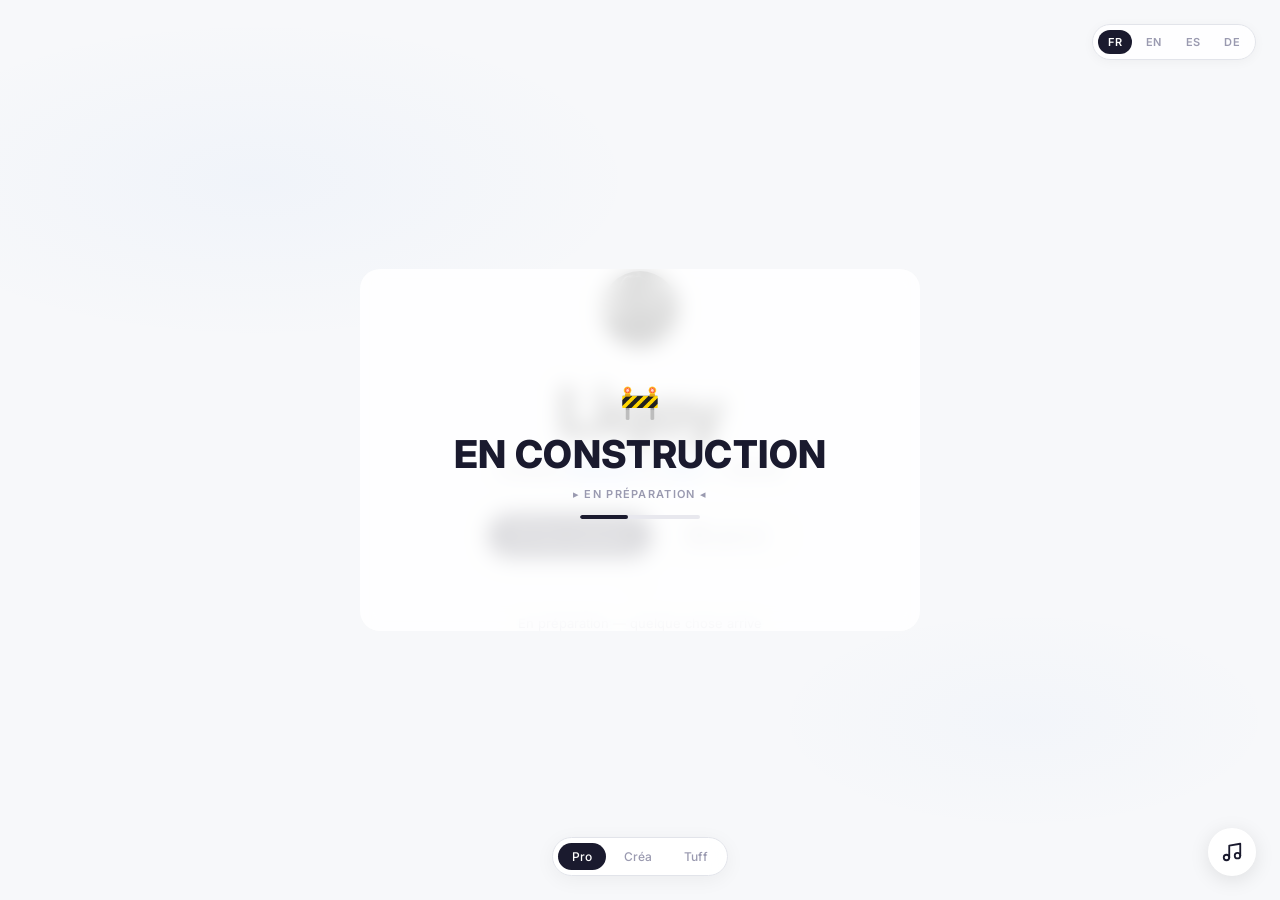
<file: index.html>
<!DOCTYPE html>
<html lang="fr">
<head>
  <meta charset="UTF-8" />
  <meta name="viewport" content="width=device-width, initial-scale=1.0" />
  <title>Liqoy — Prochainement</title>
  <link href="https://fonts.googleapis.com/css2?family=Inter:wght@300;400;500;600;700;800&display=swap" rel="stylesheet" />
  <style>
    * { margin: 0; padding: 0; box-sizing: border-box; }
    html { scroll-behavior: smooth; }

    body {
      font-family: 'Inter', system-ui, -apple-system, sans-serif;
      background: #f7f8fa;
      color: #1a1a2e;
      min-height: 100vh;
      display: flex;
      flex-direction: column;
      align-items: center;
      justify-content: center;
      padding: 40px 24px;
      background-image:
        radial-gradient(ellipse 50% 30% at 20% 20%, rgba(59,130,246,0.035), transparent 60%),
        radial-gradient(ellipse 40% 25% at 80% 80%, rgba(59,130,246,0.025), transparent 50%),
        radial-gradient(ellipse 30% 20% at 50% 50%, rgba(99,102,241,0.015), transparent 40%);
    }

    .container {
      max-width: 560px;
      width: 100%;
      text-align: center;
      animation: fadeIn 0.8s cubic-bezier(0.22,1,0.36,1) both;
    }

    @keyframes fadeIn {
      from { opacity: 0; transform: translateY(16px); }
      to { opacity: 1; transform: translateY(0); }
    }

    .avatar-wrap {
      position: relative;
      width: 80px; height: 80px;
      margin: 0 auto 28px;
    }

    .avatar {
      width: 80px; height: 80px;
      border-radius: 999px;
      object-fit: cover;
      border: 2px solid #e2e4ea;
      display: block;
      transition: all 0.35s cubic-bezier(0.34,1.56,0.64,1);
    }

    .avatar:hover {
      transform: scale(1.06);
      border-color: #3b82f6;
      box-shadow: 0 0 0 4px rgba(59,130,246,0.08);
    }

    .pseudo {
      font-size: clamp(2.8rem, 8vw, 4.2rem);
      font-weight: 800;
      letter-spacing: -0.03em;
      line-height: 1.05;
      color: #111;
      margin-bottom: 8px;
    }

    .tagline {
      font-size: 1.05rem;
      color: #5a5a72;
      font-weight: 400;
      line-height: 1.55;
      max-width: 420px;
      margin: 0 auto 32px;
    }

    .tagline span {
      color: #3b82f6;
      font-weight: 600;
    }

    .btn-row {
      display: flex;
      gap: 10px;
      flex-wrap: wrap;
      justify-content: center;
    }

    .btn {
      display: inline-flex;
      align-items: center;
      gap: 8px;
      padding: 12px 26px;
      border-radius: 999px;
      font-size: 14px;
      font-weight: 500;
      border: none;
      cursor: pointer;
      transition: all 0.2s cubic-bezier(0.34,1.56,0.64,1);
      text-decoration: none;
    }

    .btn:hover { transform: translateY(-2px); }
    .btn:active { transform: scale(0.97); }

    .btn--primary {
      background: #1a1a2e;
      color: #fff;
      box-shadow: 0 4px 16px rgba(26,26,46,0.12);
    }
    .btn--primary:hover { box-shadow: 0 8px 28px rgba(26,26,46,0.18); }

    .btn--outline {
      background: transparent;
      color: #5a5a72;
      border: 1.5px solid #d4d4de;
    }
    .btn--outline:hover { border-color: #1a1a2e; color: #1a1a2e; background: #fff; }

    .btn--accent {
      background: #3b82f6;
      color: #fff;
      box-shadow: 0 4px 16px rgba(59,130,246,0.2);
    }
    .btn--accent:hover { box-shadow: 0 8px 28px rgba(59,130,246,0.3); }

    .divider {
      width: 36px; height: 2px;
      background: linear-gradient(90deg, transparent, #d4d4de, transparent);
      margin: 28px auto;
    }

    .footer-text {
      font-size: 13px;
      color: #9a9ab0;
      font-weight: 400;
    }

    /* ─── Language switcher ─── */
    .lang-switch {
      position: fixed;
      top: 24px;
      right: 24px;
      display: flex;
      gap: 4px;
      padding: 5px;
      background: rgba(255,255,255,0.85);
      backdrop-filter: blur(12px);
      -webkit-backdrop-filter: blur(12px);
      border: 1px solid #e2e4ea;
      border-radius: 999px;
      box-shadow: 0 2px 12px rgba(0,0,0,0.04);
      z-index: 10;
    }

    .lang-btn {
      padding: 5px 10px;
      border-radius: 999px;
      border: none;
      font-size: 11px;
      font-weight: 600;
      cursor: pointer;
      transition: all 0.15s ease;
      color: #9a9ab0;
      background: transparent;
      font-family: inherit;
      letter-spacing: 0.03em;
    }

    .lang-btn:hover { color: #1a1a2e; background: #e2e4ea; }
    .lang-btn--active { background: #1a1a2e; color: #fff; }
    .lang-btn--active:hover { background: #1a1a2e; color: #fff; }

    /* ─── Theme switcher ─── */
    .theme-switch {
      position: fixed;
      bottom: 24px;
      left: 50%;
      transform: translateX(-50%);
      display: flex;
      gap: 4px;
      padding: 5px;
      background: rgba(255,255,255,0.9);
      backdrop-filter: blur(12px);
      -webkit-backdrop-filter: blur(12px);
      border: 1px solid #e2e4ea;
      border-radius: 999px;
      box-shadow: 0 4px 20px rgba(0,0,0,0.05);
      z-index: 10;
    }

    .theme-btn {
      padding: 6px 14px;
      border-radius: 999px;
      border: none;
      font-size: 12px;
      font-weight: 500;
      cursor: pointer;
      transition: all 0.15s ease;
      text-decoration: none;
      color: #9a9ab0;
      background: transparent;
      font-family: inherit;
    }

    .theme-btn:hover { color: #1a1a2e; background: #e2e4ea; }
    .theme-btn--active { background: #1a1a2e; color: #fff; }
    .theme-btn--active:hover { background: #1a1a2e; color: #fff; }
    /* ─── Music Player ─── */
    .player { position: fixed; bottom: 24px; right: 24px; z-index: 20; display: flex; flex-direction: column; align-items: flex-end; }
    .player__toggle {
      width: 48px; height: 48px; min-width: 48px; border-radius: 999px; border: none; cursor: pointer;
      background: #fff; color: #1a1a2e;
      box-shadow: 0 4px 20px rgba(0,0,0,0.1);
      transition: all 0.25s cubic-bezier(0.34,1.56,0.64,1);
      display: flex; align-items: center; justify-content: center;
    }
    .player__toggle:hover { transform: scale(1.1) perspective(300px) rotateY(-4deg); box-shadow: 0 8px 28px rgba(0,0,0,0.15); }
    .player__toggle:active { transform: scale(0.92); }
    .player__toggle svg { width: 22px; height: 22px; }
    .player__card {
      position: absolute; bottom: 58px; right: 0;
      background: rgba(255,255,255,0.88);
      backdrop-filter: blur(24px); -webkit-backdrop-filter: blur(24px);
      border-radius: 20px; padding: 20px;
      border: 1px solid rgba(255,255,255,0.5);
      box-shadow: 0 20px 60px rgba(0,0,0,0.06);
      display: none; flex-direction: column; gap: 14px;
      width: 300px;
      max-width: calc(100vw - 48px);
      transform-origin: bottom right;
      transform-style: preserve-3d;
      will-change: transform;
      animation: cardIn 0.3s cubic-bezier(0.22,1,0.36,1);
      transition: box-shadow 0.4s ease, transform 0.2s cubic-bezier(0.22,1,0.36,1);
    }
    .player__card--open { display: flex; }
    @keyframes cardIn { from { opacity: 0; transform: scale(0.95) translateY(12px); } to { opacity: 1; transform: none; } }
    .player__head { display: flex; gap: 16px; align-items: center; }
    .player__cover { width: 62px; height: 62px; border-radius: 14px; object-fit: cover; flex-shrink: 0; box-shadow: 0 4px 16px rgba(0,0,0,0.06); transition: transform 0.35s ease, box-shadow 0.35s ease; transform: translateZ(0); }
    .player__cover:hover { transform: translateZ(12px) scale(1.05); box-shadow: 0 8px 28px rgba(0,0,0,0.08); }
    .player__meta { flex: 1; min-width: 0; }
    .player__title { font-size: 15px; font-weight: 600; color: #1a1a2e; white-space: nowrap; overflow: hidden; text-overflow: ellipsis; letter-spacing: -0.01em; }
    .player__artist { font-size: 13px; color: #9a9ab0; margin-top: 3px; white-space: nowrap; overflow: hidden; text-overflow: ellipsis; }
    .player__progress { display: flex; flex-direction: column; gap: 6px; }
    .player__bar {
      width: 100%; height: 6px; -webkit-appearance: none; appearance: none;
      border-radius: 999px; outline: none; cursor: pointer; background: #e8e8ee;
    }
    .player__bar::-webkit-slider-thumb {
      -webkit-appearance: none; width: 18px; height: 18px; border-radius: 999px;
      background: #1a1a2e; cursor: pointer; box-shadow: 0 2px 6px rgba(0,0,0,0.15); border: 3px solid #fff;
    }
    .player__times { display: flex; justify-content: space-between; font-size: 11px; color: #b0b0c0; font-weight: 500; }
    .player__actions { display: flex; align-items: center; gap: 8px; }
    .player__btn {
      width: 44px; height: 44px; min-width: 44px; border-radius: 999px; border: none; cursor: pointer;
      display: flex; align-items: center; justify-content: center;
      background: #f2f2f5; color: #5a5a72;
      transition: all 0.2s ease; transform: translateZ(0);
    }
    .player__btn:hover { background: #e2e4ea; color: #1a1a2e; transform: translateZ(4px) scale(1.04); }
    .player__btn:active { transform: scale(0.90); }
    .player__btn svg { width: 18px; height: 18px; }
    .player__btn--play { width: 48px; height: 48px; min-width: 48px; background: #1a1a2e; color: #fff; }
    .player__btn--play:hover { background: #2a2a3e; transform: translateZ(6px) scale(1.06); box-shadow: 0 6px 20px rgba(26,26,46,0.2); }
    .player__btn--play:active { transform: scale(0.90); }
    .player__volume { flex: 1; display: flex; align-items: center; gap: 8px; margin-left: 6px; }
    .player__vol-icon { color: #b0b0c0; display: flex; align-items: center; }
    .player__vol-icon svg { width: 16px; height: 16px; }
    .player__vol {
      width: 100%; height: 4px; -webkit-appearance: none; appearance: none;
      border-radius: 999px; outline: none; cursor: pointer; background: #e0e0e8;
    }
    .player__vol::-webkit-slider-thumb {
      -webkit-appearance: none; width: 14px; height: 14px; border-radius: 999px;
      background: #5a5a72; cursor: pointer; border: none;
    }
    .player__cover--playing { animation: coverGlow 1.8s ease-in-out infinite; }
    @keyframes coverGlow { 0%, 100% { box-shadow: 0 4px 16px rgba(0,0,0,0.06); } 50% { box-shadow: 0 4px 28px rgba(26,26,46,0.08), 0 0 40px rgba(26,26,46,0.03); } }
    @media (max-width: 540px) {
      .player { right: 12px; bottom: 12px; }
      .player__card { width: calc(100vw - 24px); right: 0; }
      .player__toggle { width: 52px; height: 52px; min-width: 52px; }
      .player__btn--play { width: 52px; height: 52px; min-width: 52px; }
      .player__vol { width: 80px; min-width: 60px; }
    }
    @media (max-width: 480px) {
      body { padding: 24px 12px; }
      .container { padding: 28px 0; }
      .pseudo { font-size: clamp(3rem, 14vw, 4.5rem); }
      .tagline { font-size: 0.85rem; }
      .btn { padding: 12px 20px; font-size: 12px; }
      .lang-switch { top: 16px; right: 12px; padding: 4px; gap: 2px; }
      .lang-btn { padding: 4px 8px; font-size: 10px; }
      .theme-switch { bottom: 12px; padding: 4px; gap: 2px; }
      .theme-btn { padding: 4px 10px; font-size: 10px; }
    }
    .overlay {
      position: absolute; inset: 0; z-index: 5;
      background: rgba(255,255,255,0.85); backdrop-filter: blur(10px);
      display: flex; flex-direction: column; align-items: center; justify-content: center;
      gap: 10px; border-radius: 20px;
      user-select: none;
    }
    .overlay .constr-icon { font-size: 2rem; animation: constrPulse 1.5s ease-in-out infinite; }
    @keyframes constrPulse { 0%,100% { transform: scale(1); opacity:1; } 50% { transform: scale(1.1); opacity:0.7; } }
    .overlay .constr-title { font-size: clamp(1.4rem, 5vw, 2.4rem); font-weight: 800; color: #1a1a2e; letter-spacing: 0.01em; }
    .overlay .constr-sub { font-size: 11px; color: #9a9ab0; font-weight: 600; text-transform: uppercase; letter-spacing: 0.12em; }
    .overlay .constr-bar {
      width: 120px; height: 4px; background: #e8e8ee; border-radius: 999px; overflow: hidden; margin-top: 4px;
    }
    .overlay .constr-bar::after {
      content: ''; display: block; width: 40%; height: 100%; background: #1a1a2e; border-radius: 999px;
      animation: constrLoad 1.8s ease-in-out infinite;
    }
    @keyframes constrLoad { 0% { transform: translateX(-100%); } 100% { transform: translateX(350%); } }
  </style>
</head>
<body>
  <div class="container">
    <div class="overlay">
      <span class="constr-icon">🚧</span>
      <span class="constr-title" id="constrTitle">EN CONSTRUCTION</span>
      <span class="constr-sub" id="constrSub">▸ EN PRÉPARATION ◂</span>
      <div class="constr-bar"></div>
    </div>
    <div class="avatar-wrap">
      <img src="./logo.ico" alt="Liqoy" class="avatar" />
    </div>
    <h1 class="pseudo">Liqoy</h1>
    <p class="tagline" id="tagline">
      Contenu <span>Bedwars</span> & <span>Tech</span> — bientôt
    </p>
    <div class="btn-row">
      <a href="mailto:liqoymc@gmail.com" class="btn btn--primary" id="btnContact">
        <svg width="16" height="16" viewBox="0 0 24 24" fill="none" stroke="currentColor" stroke-width="2" stroke-linecap="round" stroke-linejoin="round"><rect x="2" y="4" width="20" height="16" rx="2"/><path d="M22 4l-10 8L2 4"/></svg>
        Me contacter
      </a>
      <a href="https://guns.lol/liqoy" target="_blank" rel="noopener" class="btn btn--outline" id="btnGuns">
        <svg width="16" height="16" viewBox="0 0 24 24" fill="none" stroke="currentColor" stroke-width="2" stroke-linecap="round" stroke-linejoin="round"><circle cx="12" cy="12" r="10"/><path d="M2 12h20"/><path d="M12 2a15.3 15.3 0 0 1 4 10 15.3 15.3 0 0 1-4 10 15.3 15.3 0 0 1-4-10 15.3 15.3 0 0 1 4-10z"/></svg>
        guns.lol
      </a>
    </div>
    <div class="divider"></div>
    <p class="footer-text" id="footerText">En préparation — quelque chose arrive</p>
  </div>

  <nav class="lang-switch" id="langSwitch">
    <button class="lang-btn lang-btn--active" data-lang="fr">FR</button>
    <button class="lang-btn" data-lang="en">EN</button>
    <button class="lang-btn" data-lang="es">ES</button>
    <button class="lang-btn" data-lang="de">DE</button>
  </nav>

  <nav class="theme-switch">
    <a href="./index.html" class="theme-btn theme-btn--active">Pro</a>
    <a href="./theme2.html" class="theme-btn">Créa</a>
    <a href="./theme3.html" class="theme-btn">Tuff</a>
  </nav>

  <div class="player" id="player">
    <button class="player__toggle" id="playerToggle">
      <svg viewBox="0 0 24 24" fill="none" stroke="currentColor" stroke-width="2" stroke-linecap="round" stroke-linejoin="round"><path d="M9 18V5l12-2v13"/><circle cx="6" cy="18" r="3"/><circle cx="18" cy="16" r="3"/></svg>
    </button>
    <div class="player__card" id="playerCard">
      <div class="player__head">
        <img class="player__cover" id="playerCover" src="" alt="" />
        <div class="player__meta">
          <p class="player__title" id="playerTitle">Titre</p>
          <p class="player__artist" id="playerArtist">Artiste</p>
        </div>
      </div>
      <div class="player__progress">
        <input type="range" class="player__bar" id="playerProgress" min="0" max="100" value="0" step="0.1" />
        <div class="player__times">
          <span id="playerCurrent">0:00</span>
          <span id="playerTotal">0:00</span>
        </div>
      </div>
      <div class="player__actions">
        <button class="player__btn" id="playerPrev">
          <svg viewBox="0 0 24 24" fill="currentColor"><path d="M6 6h2v12H6zm3.5 6l8.5 6V6z"/></svg>
        </button>
        <button class="player__btn player__btn--play" id="playerPlay">
          <svg viewBox="0 0 24 24" fill="currentColor"><path d="M8 5v14l11-7z"/></svg>
        </button>
        <button class="player__btn" id="playerNext">
          <svg viewBox="0 0 24 24" fill="currentColor"><path d="M6 18l8.5-6L6 6v12zM16 6v12h2V6h-2z"/></svg>
        </button>
        <div class="player__volume">
          <span class="player__vol-icon">
            <svg viewBox="0 0 24 24" fill="none" stroke="currentColor" stroke-width="2" stroke-linecap="round" stroke-linejoin="round"><polygon points="11 5 6 9 2 9 2 15 6 15 11 19 11 5"/><path d="M19.07 4.93a10 10 0 0 1 0 14.14M15.54 8.46a5 5 0 0 1 0 7.07"/></svg>
          </span>
          <input type="range" class="player__vol" id="playerVolume" min="0" max="1" step="0.01" value="0.7" />
        </div>
      </div>
    </div>
    <audio id="audioPlayer" preload="metadata"></audio>
  </div>

  <script>
    const translations = {
      fr: {
        constrTitle: 'EN CONSTRUCTION',
        constrSub: '▸ EN PRÉPARATION ◂',
        tagline: 'Contenu <span>Bedwars</span> & <span>Tech</span> — bientôt',
        btnContact: 'Me contacter',
        btnGuns: 'guns.lol',
        footerText: 'En préparation — quelque chose arrive'
      },
      en: {
        constrTitle: 'UNDER CONSTRUCTION',
        constrSub: '▸ IN PROGRESS ◂',
        tagline: 'Content <span>Bedwars</span> & <span>Tech</span> — coming soon',
        btnContact: 'Contact me',
        btnGuns: 'guns.lol',
        footerText: 'In preparation — something is coming'
      },
      es: {
        constrTitle: 'EN CONSTRUCCIÓN',
        constrSub: '▸ EN PREPARACIÓN ◂',
        tagline: 'Contenido <span>Bedwars</span> & <span>Tech</span> — próximamente',
        btnContact: 'Contactarme',
        btnGuns: 'guns.lol',
        footerText: 'En preparación — algo viene'
      },
      de: {
        constrTitle: 'IN BEARBEITUNG',
        constrSub: '▸ IN VORBEREITUNG ◂',
        tagline: 'Inhalt <span>Bedwars</span> & <span>Tech</span> — demnächst',
        btnContact: 'Kontakt',
        btnGuns: 'guns.lol',
        footerText: 'In Vorbereitung — etwas kommt'
      }
    };

    function applyLang(lang) {
      const t = translations[lang];
      document.getElementById('constrTitle').textContent = t.constrTitle;
      document.getElementById('constrSub').textContent = t.constrSub;
      document.getElementById('tagline').innerHTML = t.tagline;
      document.getElementById('btnContact').innerHTML = '<svg width="16" height="16" viewBox="0 0 24 24" fill="none" stroke="currentColor" stroke-width="2" stroke-linecap="round" stroke-linejoin="round"><rect x="2" y="4" width="20" height="16" rx="2"/><path d="M22 4l-10 8L2 4"/></svg> ' + t.btnContact;
      document.getElementById('btnGuns').innerHTML = '<svg width="16" height="16" viewBox="0 0 24 24" fill="none" stroke="currentColor" stroke-width="2" stroke-linecap="round" stroke-linejoin="round"><circle cx="12" cy="12" r="10"/><path d="M2 12h20"/><path d="M12 2a15.3 15.3 0 0 1 4 10 15.3 15.3 0 0 1-4 10 15.3 15.3 0 0 1-4-10 15.3 15.3 0 0 1 4-10z"/></svg> ' + t.btnGuns;
      document.getElementById('footerText').textContent = t.footerText;
      document.querySelectorAll('.lang-btn').forEach(b => b.classList.remove('lang-btn--active'));
      document.querySelector('.lang-btn[data-lang="'+lang+'"]').classList.add('lang-btn--active');
      localStorage.setItem('liqoyLang', lang);
    }

    document.querySelectorAll('.lang-btn').forEach(btn => {
      btn.addEventListener('click', () => applyLang(btn.dataset.lang));
    });
    if (localStorage.getItem('liqoyLang')) applyLang(localStorage.getItem('liqoyLang'));

    const songs = [
      { title: 'The Sweet Escape', artist: 'Gwen Stefani', cover: './music/music 1/SpotiMate.io - The Sweet Escape - Gwen Stefani.jpg', src: './music/music 1/SpotiMate.io - The Sweet Escape - Gwen Stefani.mp3' },
      { title: 'Confident', artist: 'Justin Bieber', cover: './music/music 2/SpotiMate.io - Confident - Justin Bieber.jpg', src: './music/music 2/SpotiMate.io - Confident - Justin Bieber.mp3' },
      { title: 'greedy', artist: 'Tate McRae', cover: './music/music 3/SpotiMate.io - greedy - Tate McRae.jpg', src: './music/music 3/SpotiMate.io - greedy - Tate McRae.mp3' },
      { title: 'One Kiss (with Dua Lipa)', artist: 'Calvin Harris', cover: './music/music 4/SpotiMate.io - One Kiss _with Dua Lipa_ - Calvin Harris.jpg', src: './music/music 4/SpotiMate.io - One Kiss _with Dua Lipa_ - Calvin Harris.mp3' },
      { title: 'S&M', artist: 'Rihanna', cover: './music/music 5/SpotiMate.io - S_M - Rihanna.jpg', src: './music/music 5/SpotiMate.io - S_M - Rihanna.mp3' }
    ];
    let currentSong = 0;
    let isPlaying = false;
    const audio = document.getElementById('audioPlayer');
    const playBtn = document.getElementById('playerPlay');
    const prevBtn = document.getElementById('playerPrev');
    const nextBtn = document.getElementById('playerNext');
    const toggleBtn = document.getElementById('playerToggle');
    const card = document.getElementById('playerCard');
    const coverImg = document.getElementById('playerCover');
    const titleEl = document.getElementById('playerTitle');
    const artistEl = document.getElementById('playerArtist');
    const progBar = document.getElementById('playerProgress');
    const volBar = document.getElementById('playerVolume');
    const timeCur = document.getElementById('playerCurrent');
    const timeTot = document.getElementById('playerTotal');

    function fmt(t) { const m = Math.floor(t/60); const s = Math.floor(t%60); return m+':'+(s<10?'0':'')+s; }

    function loadSong(i) {
      const s = songs[i]; currentSong = i;
      coverImg.src = s.cover; titleEl.textContent = s.title; artistEl.textContent = s.artist;
      audio.src = s.src; audio.load();
    }

    function togglePlay() {
      if (audio.paused) { audio.play().catch(function() { isPlaying = false; updatePlayBtn(); }); }
      else { audio.pause(); }
    }

    function updatePlayBtn() {
      const svg = audio.paused
        ? '<svg viewBox="0 0 24 24"><path d="M8 5v14l11-7z" fill="#fff"/></svg>'
        : '<svg viewBox="0 0 24 24"><path d="M6 4h4v16H6zM14 4h4v16h-4z" fill="#fff"/></svg>';
      playBtn.innerHTML = svg;
    }

    function nextSong() { loadSong((currentSong+1)%songs.length); if (isPlaying) { audio.play().catch(function() { isPlaying = false; updatePlayBtn(); }); } else { updatePlayBtn(); } }
    function prevSong() { loadSong((currentSong-1+songs.length)%songs.length); if (isPlaying) { audio.play().catch(function() { isPlaying = false; updatePlayBtn(); }); } else { updatePlayBtn(); } }

    document.addEventListener('click', function firstPlay(e) {
      if (!e.target.closest('.player') && audio.src) {
        var p = audio.play();
        if (p && p.then) { p.then(function() { audio.pause(); }).catch(function() {}); }
      }
      document.removeEventListener('click', firstPlay);
    }, { once: true });

    audio.addEventListener('loadedmetadata', function() {
      timeTot.textContent = fmt(audio.duration);
      progBar.max = audio.duration;
    });

    audio.addEventListener('timeupdate', function() {
      progBar.value = audio.currentTime;
      timeCur.textContent = fmt(audio.currentTime);
      progBar.style.background = 'linear-gradient(to right, #3b82f6 '+(progBar.value/progBar.max*100)+'%, #e8e8ee '+(progBar.value/progBar.max*100)+'%)';
    });

    audio.addEventListener('play', function() { isPlaying = true; updatePlayBtn(); coverImg.classList.add('player__cover--playing'); });
    audio.addEventListener('pause', function() { isPlaying = false; updatePlayBtn(); coverImg.classList.remove('player__cover--playing'); });
    audio.addEventListener('ended', function() { updatePlayBtn(); coverImg.classList.remove('player__cover--playing'); nextSong(); });

    progBar.addEventListener('input', function() { audio.currentTime = this.value; });

    volBar.addEventListener('input', function() { audio.volume = this.value; });

    // Restore music state across themes (localStorage)
    (function() {
      const ss = localStorage.getItem('liqoySong'), st = localStorage.getItem('liqoyTime');
      const sp = localStorage.getItem('liqoyPlaying'), sv = localStorage.getItem('liqoyVolume');
      if (ss !== null) {
        loadSong(parseInt(ss));
        if (sv !== null) { audio.volume = parseFloat(sv); volBar.value = parseFloat(sv); }
        if (st !== null) {
          audio.addEventListener('loadedmetadata', function() {
            audio.currentTime = Math.min(parseFloat(st), audio.duration || 0);
            if (sp === '1') audio.play().catch(function() { isPlaying = false; updatePlayBtn(); });
          }, { once: true });
        }
      } else { loadSong(0); }
    })();
    playBtn.addEventListener('click', togglePlay);
    nextBtn.addEventListener('click', nextSong);
    prevBtn.addEventListener('click', prevSong);
    toggleBtn.addEventListener('click', function() { card.classList.toggle('player__card--open'); });
    // 3D tilt effect on card (skips interactive children to prevent cursor flicker)
    var tiltRAF = null;
    card.addEventListener('mousemove', function(e) {
      if (e.target.closest('button,input,a')) { return; }
      if (tiltRAF) { cancelAnimationFrame(tiltRAF); }
      var el = this;
      tiltRAF = requestAnimationFrame(function() {
        var rect = el.getBoundingClientRect();
        var x = (e.clientX - rect.left) / rect.width;
        var y = (e.clientY - rect.top) / rect.height;
        el.style.transform = 'perspective(600px) rotateX('+((y-0.5)*14)+'deg) rotateY('+((0.5-x)*14)+'deg)';
        tiltRAF = null;
      });
    });
    card.addEventListener('mouseleave', function() {
      if (tiltRAF) { cancelAnimationFrame(tiltRAF); tiltRAF = null; }
      this.style.transform = '';
    });
    // Save music state on page leave (cross-theme)
    window.addEventListener('beforeunload', function() {
      localStorage.setItem('liqoySong', currentSong);
      localStorage.setItem('liqoyTime', audio.currentTime);
      localStorage.setItem('liqoyPlaying', isPlaying ? '1' : '0');
      localStorage.setItem('liqoyVolume', audio.volume);
    });
  </script>
</body>
</html>
</file>
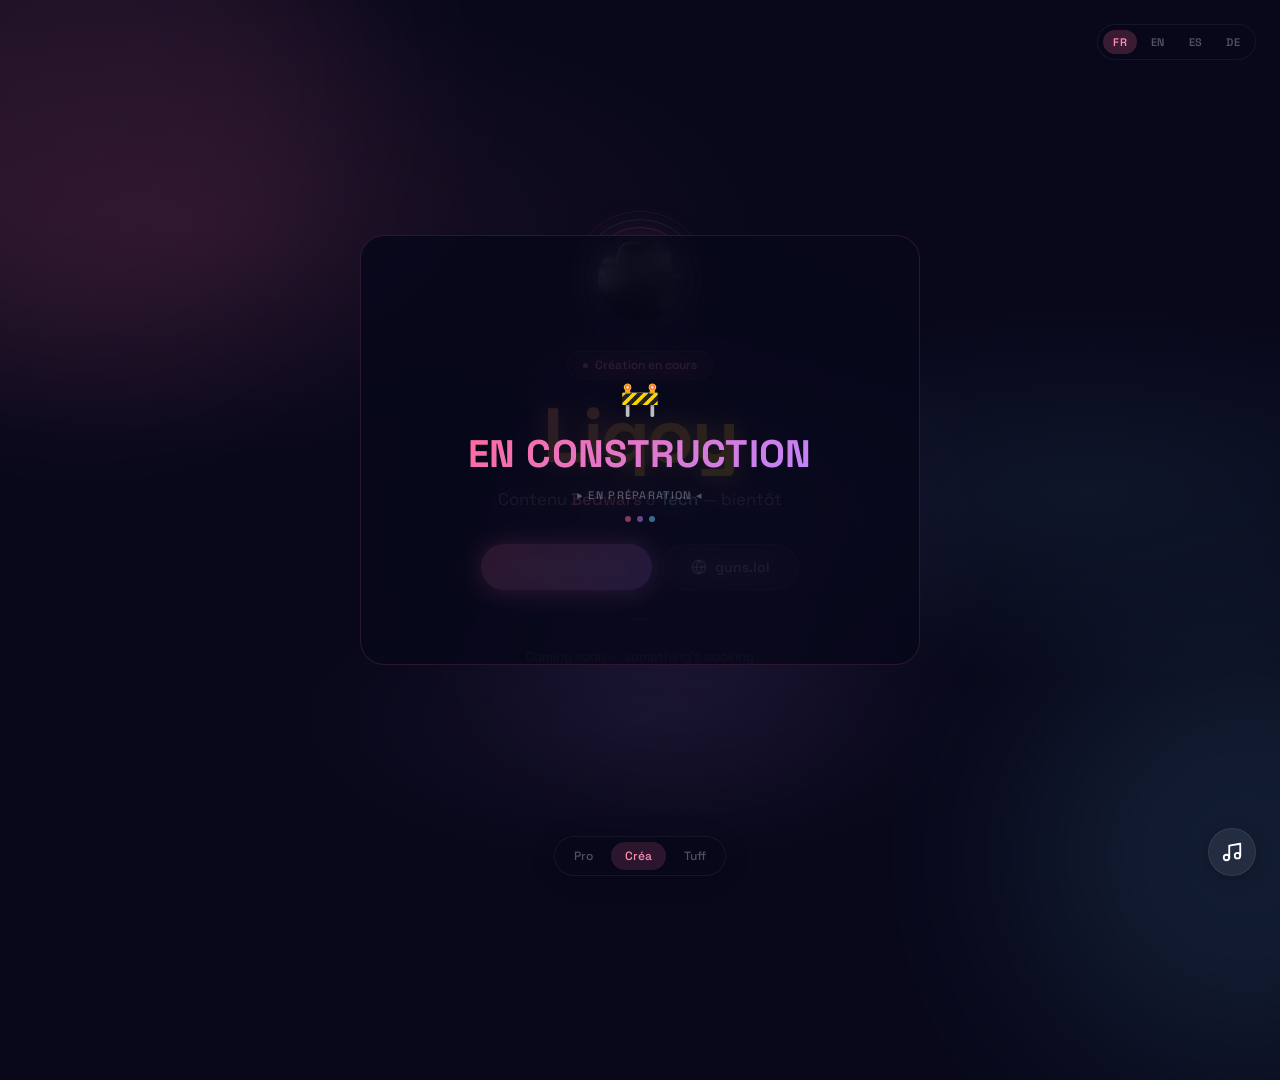
<file: theme2.html>
<!DOCTYPE html>
<html lang="fr">
<head>
  <meta charset="UTF-8" />
  <meta name="viewport" content="width=device-width, initial-scale=1.0" />
  <title>Liqoy — Prochainement</title>
  <link href="https://fonts.googleapis.com/css2?family=Space+Grotesk:wght@400;500;600;700&display=swap" rel="stylesheet" />
  <style>
    * { margin: 0; padding: 0; box-sizing: border-box; }
    html { scroll-behavior: smooth; }

    body {
      font-family: 'Space Grotesk', system-ui, sans-serif;
      background: #08081a;
      color: #f0f0f8;
      min-height: 100vh;
      display: flex;
      flex-direction: column;
      align-items: center;
      justify-content: center;
      padding: 40px 24px;
      position: relative;
      overflow: hidden;
    }

    body::before {
      content: '';
      position: absolute;
      inset: 0;
      background:
        radial-gradient(ellipse 70% 40% at 15% 25%, rgba(255,107,157,0.08), transparent 65%),
        radial-gradient(ellipse 60% 35% at 85% 55%, rgba(107,203,255,0.07), transparent 60%),
        radial-gradient(ellipse 50% 30% at 50% 80%, rgba(192,132,252,0.06), transparent 55%);
      pointer-events: none;
    }

    .blob {
      position: absolute;
      border-radius: 999px;
      filter: blur(90px);
      opacity: 0.1;
      animation: blobDrift 18s ease-in-out infinite alternate;
    }

    .blob--1 {
      width: 550px; height: 550px;
      background: #ff6b9d;
      top: -20%; left: -15%;
      animation-duration: 20s;
    }
    .blob--2 {
      width: 450px; height: 450px;
      background: #6bcbff;
      bottom: -20%; right: -15%;
      animation-duration: 24s;
      animation-delay: -6s;
    }
    .blob--3 {
      width: 350px; height: 350px;
      background: #c084fc;
      top: 40%; left: 40%;
      animation-duration: 16s;
      animation-delay: -12s;
    }

    @keyframes blobDrift {
      from { transform: translate(0, 0) scale(1); }
      to { transform: translate(35px, 25px) scale(1.12); }
    }

    .container {
      max-width: 560px;
      width: 100%;
      text-align: center;
      position: relative;
      z-index: 1;
      animation: riseUp 0.9s cubic-bezier(0.22,1,0.36,1) both;
    }

    @keyframes riseUp {
      from { opacity: 0; transform: translateY(24px); }
      to { opacity: 1; transform: translateY(0); }
    }

    .avatar-wrap {
      position: relative;
      width: 88px;
      height: 88px;
      margin: 0 auto 28px;
    }

    .avatar {
      width: 88px; height: 88px;
      border-radius: 999px;
      object-fit: cover;
      position: relative;
      z-index: 2;
      border: 2px solid rgba(255,255,255,0.08);
      box-shadow: 0 0 40px rgba(255,107,157,0.15);
      transition: all 0.4s cubic-bezier(0.34,1.56,0.64,1);
    }

    .avatar:hover {
      transform: scale(1.08) rotate(5deg);
      box-shadow: 0 0 60px rgba(255,107,157,0.25);
    }

    .ring {
      position: absolute;
      inset: -8px;
      border-radius: 999px;
      border: 1px solid rgba(255,107,157,0.15);
      animation: ringBreath 3.5s ease-in-out infinite;
    }
    .ring--2 {
      inset: -16px;
      border-color: rgba(107,203,255,0.1);
      animation-delay: 0.6s;
      animation-duration: 4s;
    }
    .ring--3 {
      inset: -24px;
      border-color: rgba(192,132,252,0.07);
      animation-delay: 1.2s;
      animation-duration: 4.5s;
    }

    @keyframes ringBreath {
      0%, 100% { transform: scale(1); opacity: 1; }
      50% { transform: scale(1.05); opacity: 0.4; }
    }

    .badge {
      display: inline-flex;
      align-items: center;
      gap: 7px;
      padding: 5px 15px;
      background: rgba(255,107,157,0.08);
      border: 1px solid rgba(255,107,157,0.15);
      border-radius: 999px;
      font-size: 12px;
      font-weight: 500;
      color: #ff8eb5;
      margin-bottom: 16px;
      animation: riseUp 0.9s cubic-bezier(0.22,1,0.36,1) 0.08s both;
    }

    .badge-dot {
      width: 5px; height: 5px;
      border-radius: 999px;
      background: #ff6b9d;
      animation: dotPop 2s ease-in-out infinite;
    }

    @keyframes dotPop {
      0%, 100% { opacity: 1; transform: scale(1); }
      50% { opacity: 0.25; transform: scale(0.5); }
    }

    .pseudo {
      font-size: clamp(3rem, 9vw, 4.8rem);
      font-weight: 700;
      letter-spacing: -0.03em;
      line-height: 1.05;
      background: linear-gradient(135deg, #ff6b9d, #fbbf24, #6bcbff, #c084fc);
      -webkit-background-clip: text;
      background-clip: text;
      color: transparent;
      margin-bottom: 10px;
      background-size: 200% 200%;
      animation: gradShift 6s ease-in-out infinite, riseUp 0.9s cubic-bezier(0.22,1,0.36,1) 0.12s both;
    }

    @keyframes gradShift {
      0%, 100% { background-position: 0% 50%; }
      50% { background-position: 100% 50%; }
    }

    .tagline {
      font-size: 1.05rem;
      color: rgba(255,255,255,0.45);
      font-weight: 400;
      line-height: 1.55;
      max-width: 420px;
      margin: 0 auto 32px;
      animation: riseUp 0.9s cubic-bezier(0.22,1,0.36,1) 0.18s both;
    }

    .tagline span:nth-child(1) { color: #ff8eb5; font-weight: 500; }
    .tagline span:nth-child(2) { color: #8ed4ff; font-weight: 500; }

    .btn-row {
      display: flex;
      gap: 10px;
      flex-wrap: wrap;
      justify-content: center;
      animation: riseUp 0.9s cubic-bezier(0.22,1,0.36,1) 0.24s both;
    }

    .btn {
      display: inline-flex;
      align-items: center;
      gap: 8px;
      padding: 13px 28px;
      border-radius: 999px;
      font-size: 14px;
      font-weight: 500;
      border: none;
      cursor: pointer;
      transition: all 0.3s cubic-bezier(0.34,1.56,0.64,1);
      text-decoration: none;
    }

    .btn:hover { transform: scale(1.04) translateY(-2px); }
    .btn:active { transform: scale(0.97); }

    .btn--primary {
      background: linear-gradient(135deg, #ff6b9d, #c084fc);
      color: #fff;
      box-shadow: 0 4px 24px rgba(255,107,157,0.25);
    }

    .btn--primary:hover { box-shadow: 0 8px 40px rgba(255,107,157,0.35); }

    .btn--ghost {
      background: rgba(255,255,255,0.04);
      color: rgba(255,255,255,0.55);
      border: 1px solid rgba(255,255,255,0.08);
    }

    .btn--ghost:hover {
      background: rgba(255,255,255,0.08);
      border-color: rgba(255,255,255,0.15);
      color: #fff;
    }

    .btn--accent {
      background: linear-gradient(135deg, #6bcbff, #a78bfa);
      color: #fff;
      box-shadow: 0 4px 24px rgba(107,203,255,0.25);
    }

    .btn--accent:hover { box-shadow: 0 8px 40px rgba(107,203,255,0.35); }

    .divider {
      width: 44px;
      height: 2px;
      background: linear-gradient(90deg, transparent, rgba(255,255,255,0.1), transparent);
      margin: 28px auto;
      animation: riseUp 0.9s cubic-bezier(0.22,1,0.36,1) 0.3s both;
    }

    .footer-text {
      font-size: 13px;
      color: rgba(255,255,255,0.2);
      font-weight: 400;
      animation: riseUp 0.9s cubic-bezier(0.22,1,0.36,1) 0.36s both;
    }

    /* ─── Language ─── */
    .lang-switch {
      position: fixed;
      top: 24px;
      right: 24px;
      display: flex;
      gap: 4px;
      padding: 5px;
      background: rgba(8,8,26,0.8);
      backdrop-filter: blur(16px);
      -webkit-backdrop-filter: blur(16px);
      border: 1px solid rgba(255,255,255,0.06);
      border-radius: 999px;
      z-index: 10;
    }

    .lang-btn {
      padding: 5px 10px;
      border-radius: 999px;
      border: none;
      font-size: 11px;
      font-weight: 600;
      cursor: pointer;
      transition: all 0.15s ease;
      color: rgba(255,255,255,0.3);
      background: transparent;
      font-family: inherit;
      letter-spacing: 0.03em;
    }

    .lang-btn:hover { color: #fff; background: rgba(255,255,255,0.06); }
    .lang-btn--active { background: rgba(255,107,157,0.2); color: #ff8eb5; }

    /* ─── Theme ─── */
    .theme-switch {
      position: fixed;
      bottom: 24px;
      left: 50%;
      transform: translateX(-50%);
      display: flex;
      gap: 4px;
      padding: 5px;
      background: rgba(8,8,26,0.85);
      backdrop-filter: blur(16px);
      -webkit-backdrop-filter: blur(16px);
      border: 1px solid rgba(255,255,255,0.06);
      border-radius: 999px;
      box-shadow: 0 4px 24px rgba(0,0,0,0.2);
      z-index: 10;
    }

    .theme-btn {
      padding: 6px 14px;
      border-radius: 999px;
      border: none;
      font-size: 12px;
      font-weight: 500;
      cursor: pointer;
      transition: all 0.15s ease;
      text-decoration: none;
      color: rgba(255,255,255,0.3);
      background: transparent;
      font-family: inherit;
    }

    .theme-btn:hover { color: #fff; background: rgba(255,255,255,0.06); }
    .theme-btn--active { background: rgba(255,107,157,0.15); color: #ff8eb5; }
    /* ─── Music Player ─── */
    .player { position: fixed; bottom: 24px; right: 24px; z-index: 20; display: flex; flex-direction: column; align-items: flex-end; }
    .player__toggle {
      width: 48px; height: 48px; min-width: 48px; border-radius: 999px; border: none; cursor: pointer;
      background: rgba(255,255,255,0.08); color: #fff;
      backdrop-filter: blur(12px); border: 1px solid rgba(255,255,255,0.08);
      box-shadow: 0 4px 20px rgba(0,0,0,0.2);
      transition: all 0.25s cubic-bezier(0.34,1.56,0.64,1);
      display: flex; align-items: center; justify-content: center;
    }
    .player__toggle:hover { transform: scale(1.1) perspective(300px) rotateY(-4deg); border-color: rgba(255,107,157,0.4); }
    .player__toggle:active { transform: scale(0.92); }
    .player__toggle svg { width: 22px; height: 22px; }
    .player__card {
      position: absolute; bottom: 58px; right: 0;
      background: rgba(12,12,35,0.92); backdrop-filter: blur(28px);
      border: 1px solid rgba(255,107,157,0.08);
      border-radius: 24px; padding: 20px;
      box-shadow: 0 20px 60px rgba(0,0,0,0.3), 0 0 40px rgba(192,132,252,0.03);
      display: none; flex-direction: column; gap: 14px;
      width: 300px;
      max-width: calc(100vw - 48px);
      transform-origin: bottom right;
      transform-style: preserve-3d;
      will-change: transform;
      animation: cardIn 0.3s cubic-bezier(0.22,1,0.36,1);
      transition: box-shadow 0.4s ease, transform 0.2s cubic-bezier(0.22,1,0.36,1);
    }
    .player__card--open { display: flex; }
    @keyframes cardIn { from { opacity: 0; transform: scale(0.95) translateY(12px); } to { opacity: 1; transform: none; } }
    .player__head { display: flex; gap: 16px; align-items: center; }
    .player__cover { width: 62px; height: 62px; border-radius: 16px; object-fit: cover; flex-shrink: 0; box-shadow: 0 4px 20px rgba(0,0,0,0.3); transition: transform 0.35s ease, box-shadow 0.35s ease; transform: translateZ(0); }
    .player__cover:hover { transform: translateZ(12px) scale(1.05); box-shadow: 0 8px 32px rgba(0,0,0,0.4); }
    .player__meta { flex: 1; min-width: 0; }
    .player__title { font-size: 15px; font-weight: 600; color: #fff; white-space: nowrap; overflow: hidden; text-overflow: ellipsis; letter-spacing: -0.01em; }
    .player__artist { font-size: 13px; color: rgba(255,255,255,0.35); margin-top: 3px; white-space: nowrap; overflow: hidden; text-overflow: ellipsis; }
    .player__progress { display: flex; flex-direction: column; gap: 6px; }
    .player__bar {
      width: 100%; height: 6px; -webkit-appearance: none; appearance: none;
      border-radius: 999px; outline: none; cursor: pointer; background: rgba(255,255,255,0.06);
    }
    .player__bar::-webkit-slider-thumb {
      -webkit-appearance: none; width: 18px; height: 18px; border-radius: 999px;
      background: linear-gradient(135deg, #ff6b9d, #c084fc); cursor: pointer;
      box-shadow: 0 2px 8px rgba(0,0,0,0.3); border: 3px solid rgba(255,255,255,0.2);
    }
    .player__times { display: flex; justify-content: space-between; font-size: 11px; color: rgba(255,255,255,0.25); font-weight: 500; }
    .player__actions { display: flex; align-items: center; gap: 8px; }
    .player__btn {
      width: 44px; height: 44px; min-width: 44px; border-radius: 999px; border: none; cursor: pointer;
      display: flex; align-items: center; justify-content: center;
      background: rgba(255,255,255,0.04); color: rgba(255,255,255,0.4);
      transition: all 0.2s ease; transform: translateZ(0);
    }
    .player__btn:hover { background: rgba(255,255,255,0.08); color: #fff; transform: translateZ(4px) scale(1.04); }
    .player__btn:active { transform: scale(0.90); }
    .player__btn svg { width: 18px; height: 18px; }
    .player__btn--play { width: 48px; height: 48px; min-width: 48px; background: linear-gradient(135deg, #ff6b9d, #c084fc); color: #fff; }
    .player__btn--play:hover { transform: translateZ(6px) scale(1.06); box-shadow: 0 6px 24px rgba(255,107,157,0.3); }
    .player__btn--play:active { transform: scale(0.90); }
    .player__volume { flex: 1; display: flex; align-items: center; gap: 8px; margin-left: 6px; }
    .player__vol-icon { color: rgba(255,255,255,0.2); display: flex; align-items: center; }
    .player__vol-icon svg { width: 16px; height: 16px; }
    .player__vol {
      width: 100%; height: 4px; -webkit-appearance: none; appearance: none;
      border-radius: 999px; outline: none; cursor: pointer; background: rgba(255,255,255,0.06);
    }
    .player__vol::-webkit-slider-thumb {
      -webkit-appearance: none; width: 14px; height: 14px; border-radius: 999px;
      background: rgba(255,255,255,0.5); cursor: pointer; border: none;
    }
    .player__cover--playing { animation: coverGlow 1.8s ease-in-out infinite; }
    @keyframes coverGlow { 0%, 100% { box-shadow: 0 4px 20px rgba(0,0,0,0.3); } 50% { box-shadow: 0 4px 32px rgba(192,132,252,0.2), 0 0 48px rgba(255,107,157,0.08); } }
    @media (max-width: 540px) {
      .player { right: 12px; bottom: 12px; }
      .player__card { width: calc(100vw - 24px); right: 0; }
      .player__toggle { width: 52px; height: 52px; min-width: 52px; }
      .player__btn--play { width: 52px; height: 52px; min-width: 52px; }
      .player__vol { width: 80px; min-width: 60px; }
    }
    @media (max-width: 480px) {
      body { padding: 24px 12px; }
      .container { padding: 0 4px; }
      .avatar-wrap { width: 72px; height: 72px; margin-bottom: 20px; }
      .avatar { width: 72px; height: 72px; }
      .badge { font-size: 10px; padding: 5px 12px; }
      .pseudo { font-size: clamp(2.8rem, 14vw, 4rem); }
      .tagline { font-size: 0.85rem; }
      .btn { padding: 12px 20px; font-size: 12px; }
      .blob { display: none; }
      .lang-switch { top: 12px; right: 12px; padding: 4px; gap: 2px; }
      .lang-btn { padding: 4px 8px; font-size: 10px; }
      .theme-switch { bottom: 12px; padding: 4px; gap: 2px; }
      .theme-btn { padding: 4px 10px; font-size: 10px; }
    }
    .overlay {
      position: absolute; inset: 0; z-index: 5;
      background: rgba(8,8,26,0.85); backdrop-filter: blur(12px);
      display: flex; flex-direction: column; align-items: center; justify-content: center;
      gap: 10px; border-radius: 24px;
      user-select: none;
      border: 1px solid rgba(255,107,157,0.15);
    }
    .overlay .constr-icon { font-size: 2rem; animation: constrGlow 2s ease-in-out infinite; }
    @keyframes constrGlow { 0%,100% { filter: brightness(1); } 50% { filter: brightness(1.3); } }
    .overlay .constr-title { font-size: clamp(1.4rem, 5vw, 2.4rem); font-weight: 700; color: #fff; letter-spacing: 0.01em; background: linear-gradient(135deg, #ff6b9d, #c084fc); -webkit-background-clip: text; -webkit-text-fill-color: transparent; background-clip: text; }
    .overlay .constr-sub { font-size: 11px; color: rgba(255,255,255,0.3); font-weight: 500; text-transform: uppercase; letter-spacing: 0.12em; }
    .overlay .constr-dots { display: flex; gap: 6px; margin-top: 4px; }
    .overlay .constr-dots span { width: 6px; height: 6px; border-radius: 50%; background: rgba(255,107,157,0.5); animation: constrDot 1.2s ease-in-out infinite; }
    .overlay .constr-dots span:nth-child(2) { animation-delay: -0.4s; background: rgba(192,132,252,0.5); }
    .overlay .constr-dots span:nth-child(3) { animation-delay: -0.8s; background: rgba(107,203,255,0.5); }
    @keyframes constrDot { 0%,100% { transform: scale(1); opacity:0.5; } 50% { transform: scale(1.5); opacity:1; } }
  </style>
</head>
<body>
  <div class="blob blob--1"></div>
  <div class="blob blob--2"></div>
  <div class="blob blob--3"></div>

  <div class="container">
    <div class="overlay">
      <span class="constr-icon">🚧</span>
      <span class="constr-title" id="constrTitle">EN CONSTRUCTION</span>
      <span class="constr-sub" id="constrSub">▸ EN PRÉPARATION ◂</span>
      <div class="constr-dots"><span></span><span></span><span></span></div>
    </div>
    <div class="avatar-wrap">
      <img src="./logo.ico" alt="Liqoy" class="avatar" />
      <div class="ring"></div>
      <div class="ring ring--2"></div>
      <div class="ring ring--3"></div>
    </div>
    <div class="badge">
      <span class="badge-dot"></span>
      <span id="badgeText">Création en cours</span>
    </div>
    <h1 class="pseudo">Liqoy</h1>
    <p class="tagline" id="tagline">
      Contenu <span>Bedwars</span> & <span>Tech</span> — bientôt
    </p>
    <div class="btn-row">
      <a href="mailto:liqoymc@gmail.com" class="btn btn--primary" id="btnContact">
        <svg width="16" height="16" viewBox="0 0 24 24" fill="none" stroke="currentColor" stroke-width="2" stroke-linecap="round" stroke-linejoin="round"><rect x="2" y="4" width="20" height="16" rx="2"/><path d="M22 4l-10 8L2 4"/></svg>
        Me contacter
      </a>
      <a href="https://guns.lol/liqoy" target="_blank" rel="noopener" class="btn btn--ghost" id="btnGuns">
        <svg width="16" height="16" viewBox="0 0 24 24" fill="none" stroke="currentColor" stroke-width="2" stroke-linecap="round" stroke-linejoin="round"><circle cx="12" cy="12" r="10"/><path d="M2 12h20"/><path d="M12 2a15.3 15.3 0 0 1 4 10 15.3 15.3 0 0 1-4 10 15.3 15.3 0 0 1-4-10 15.3 15.3 0 0 1 4-10z"/></svg>
        guns.lol
      </a>
    </div>
    <div class="divider"></div>
    <p class="footer-text" id="footerText">Coming soon — something's cooking</p>
  </div>

  <nav class="lang-switch">
    <button class="lang-btn lang-btn--active" data-lang="fr">FR</button>
    <button class="lang-btn" data-lang="en">EN</button>
    <button class="lang-btn" data-lang="es">ES</button>
    <button class="lang-btn" data-lang="de">DE</button>
  </nav>

  <nav class="theme-switch">
    <a href="./index.html" class="theme-btn">Pro</a>
    <a href="./theme2.html" class="theme-btn theme-btn--active">Créa</a>
    <a href="./theme3.html" class="theme-btn">Tuff</a>
  </nav>

  <div class="player" id="player">
    <button class="player__toggle" id="playerToggle">
      <svg viewBox="0 0 24 24" fill="none" stroke="currentColor" stroke-width="2" stroke-linecap="round" stroke-linejoin="round"><path d="M9 18V5l12-2v13"/><circle cx="6" cy="18" r="3"/><circle cx="18" cy="16" r="3"/></svg>
    </button>
    <div class="player__card" id="playerCard">
      <div class="player__head">
        <img class="player__cover" id="playerCover" src="" alt="" />
        <div class="player__meta">
          <p class="player__title" id="playerTitle">Titre</p>
          <p class="player__artist" id="playerArtist">Artiste</p>
        </div>
      </div>
      <div class="player__progress">
        <input type="range" class="player__bar" id="playerProgress" min="0" max="100" value="0" step="0.1" />
        <div class="player__times">
          <span id="playerCurrent">0:00</span>
          <span id="playerTotal">0:00</span>
        </div>
      </div>
      <div class="player__actions">
        <button class="player__btn" id="playerPrev">
          <svg viewBox="0 0 24 24" fill="currentColor"><path d="M6 6h2v12H6zm3.5 6l8.5 6V6z"/></svg>
        </button>
        <button class="player__btn player__btn--play" id="playerPlay">
          <svg viewBox="0 0 24 24" fill="currentColor"><path d="M8 5v14l11-7z"/></svg>
        </button>
        <button class="player__btn" id="playerNext">
          <svg viewBox="0 0 24 24" fill="currentColor"><path d="M6 18l8.5-6L6 6v12zM16 6v12h2V6h-2z"/></svg>
        </button>
        <div class="player__volume">
          <span class="player__vol-icon">
            <svg viewBox="0 0 24 24" fill="none" stroke="currentColor" stroke-width="2" stroke-linecap="round" stroke-linejoin="round"><polygon points="11 5 6 9 2 9 2 15 6 15 11 19 11 5"/><path d="M19.07 4.93a10 10 0 0 1 0 14.14M15.54 8.46a5 5 0 0 1 0 7.07"/></svg>
          </span>
          <input type="range" class="player__vol" id="playerVolume" min="0" max="1" step="0.01" value="0.7" />
        </div>
      </div>
    </div>
    <audio id="audioPlayer" preload="metadata"></audio>
  </div>

  <script>
    const translations = {
      fr: {
        constrTitle: 'EN CONSTRUCTION',
        constrSub: '▸ EN PRÉPARATION ◂',
        badge: 'Création en cours',
        tagline: 'Contenu <span>Bedwars</span> & <span>Tech</span> — bientôt',
        btnContact: 'Me contacter',
        btnGuns: 'guns.lol',
        footerText: 'En préparation — quelque chose arrive'
      },
      en: {
        constrTitle: 'UNDER CONSTRUCTION',
        constrSub: '▸ IN PROGRESS ◂',
        badge: 'Creation in progress',
        tagline: 'Content <span>Bedwars</span> & <span>Tech</span> — coming soon',
        btnContact: 'Contact me',
        btnGuns: 'guns.lol',
        footerText: 'In preparation — something is coming'
      },
      es: {
        constrTitle: 'EN CONSTRUCCIÓN',
        constrSub: '▸ EN PREPARACIÓN ◂',
        badge: 'Creación en curso',
        tagline: 'Contenido <span>Bedwars</span> & <span>Tech</span> — próximamente',
        btnContact: 'Contactarme',
        btnGuns: 'guns.lol',
        footerText: 'En preparación — algo viene'
      },
      de: {
        constrTitle: 'IN BEARBEITUNG',
        constrSub: '▸ IN VORBEREITUNG ◂',
        badge: 'Erstellung läuft',
        tagline: 'Inhalt <span>Bedwars</span> & <span>Tech</span> — demnächst',
        btnContact: 'Kontakt',
        btnGuns: 'guns.lol',
        footerText: 'In Vorbereitung — etwas kommt'
      }
    };

    function applyLang(lang) {
      const t = translations[lang];
      document.getElementById('constrTitle').textContent = t.constrTitle;
      document.getElementById('constrSub').textContent = t.constrSub;
      document.getElementById('badgeText').textContent = t.badge;
      document.getElementById('tagline').innerHTML = t.tagline;
      document.getElementById('btnContact').innerHTML = '<svg width="16" height="16" viewBox="0 0 24 24" fill="none" stroke="currentColor" stroke-width="2" stroke-linecap="round" stroke-linejoin="round"><rect x="2" y="4" width="20" height="16" rx="2"/><path d="M22 4l-10 8L2 4"/></svg> ' + t.btnContact;
      document.getElementById('btnGuns').innerHTML = '<svg width="16" height="16" viewBox="0 0 24 24" fill="none" stroke="currentColor" stroke-width="2" stroke-linecap="round" stroke-linejoin="round"><circle cx="12" cy="12" r="10"/><path d="M2 12h20"/><path d="M12 2a15.3 15.3 0 0 1 4 10 15.3 15.3 0 0 1-4 10 15.3 15.3 0 0 1-4-10 15.3 15.3 0 0 1 4-10z"/></svg> ' + t.btnGuns;
      document.getElementById('footerText').textContent = t.footerText;
      document.querySelectorAll('.lang-btn').forEach(b => b.classList.remove('lang-btn--active'));
      document.querySelector('.lang-btn[data-lang="'+lang+'"]').classList.add('lang-btn--active');
      localStorage.setItem('liqoyLang', lang);
    }

    document.querySelectorAll('.lang-btn').forEach(btn => {
      btn.addEventListener('click', () => applyLang(btn.dataset.lang));
    });
    if (localStorage.getItem('liqoyLang')) applyLang(localStorage.getItem('liqoyLang'));

    const songs = [
      { title: 'The Sweet Escape', artist: 'Gwen Stefani', cover: './music/music 1/SpotiMate.io - The Sweet Escape - Gwen Stefani.jpg', src: './music/music 1/SpotiMate.io - The Sweet Escape - Gwen Stefani.mp3' },
      { title: 'Confident', artist: 'Justin Bieber', cover: './music/music 2/SpotiMate.io - Confident - Justin Bieber.jpg', src: './music/music 2/SpotiMate.io - Confident - Justin Bieber.mp3' },
      { title: 'greedy', artist: 'Tate McRae', cover: './music/music 3/SpotiMate.io - greedy - Tate McRae.jpg', src: './music/music 3/SpotiMate.io - greedy - Tate McRae.mp3' },
      { title: 'One Kiss (with Dua Lipa)', artist: 'Calvin Harris', cover: './music/music 4/SpotiMate.io - One Kiss _with Dua Lipa_ - Calvin Harris.jpg', src: './music/music 4/SpotiMate.io - One Kiss _with Dua Lipa_ - Calvin Harris.mp3' },
      { title: 'S&M', artist: 'Rihanna', cover: './music/music 5/SpotiMate.io - S_M - Rihanna.jpg', src: './music/music 5/SpotiMate.io - S_M - Rihanna.mp3' }
    ];
    let currentSong = 0;
    let isPlaying = false;
    const audio = document.getElementById('audioPlayer');
    const playBtn = document.getElementById('playerPlay');
    const prevBtn = document.getElementById('playerPrev');
    const nextBtn = document.getElementById('playerNext');
    const toggleBtn = document.getElementById('playerToggle');
    const card = document.getElementById('playerCard');
    const coverImg = document.getElementById('playerCover');
    const titleEl = document.getElementById('playerTitle');
    const artistEl = document.getElementById('playerArtist');
    const progBar = document.getElementById('playerProgress');
    const volBar = document.getElementById('playerVolume');
    const timeCur = document.getElementById('playerCurrent');
    const timeTot = document.getElementById('playerTotal');

    function fmt(t) { const m = Math.floor(t/60); const s = Math.floor(t%60); return m+':'+(s<10?'0':'')+s; }

    function loadSong(i) {
      const s = songs[i]; currentSong = i;
      coverImg.src = s.cover; titleEl.textContent = s.title; artistEl.textContent = s.artist;
      audio.src = s.src; audio.load();
    }

    function togglePlay() {
      if (audio.paused) { audio.play().catch(function() { isPlaying = false; updatePlayBtn(); }); }
      else { audio.pause(); }
    }

    function updatePlayBtn() {
      const svg = audio.paused
        ? '<svg viewBox="0 0 24 24"><path d="M8 5v14l11-7z" fill="#fff"/></svg>'
        : '<svg viewBox="0 0 24 24"><path d="M6 4h4v16H6zM14 4h4v16h-4z" fill="#fff"/></svg>';
      playBtn.innerHTML = svg;
    }

    function nextSong() { loadSong((currentSong+1)%songs.length); if (isPlaying) { audio.play().catch(function() { isPlaying = false; updatePlayBtn(); }); } else { updatePlayBtn(); } }
    function prevSong() { loadSong((currentSong-1+songs.length)%songs.length); if (isPlaying) { audio.play().catch(function() { isPlaying = false; updatePlayBtn(); }); } else { updatePlayBtn(); } }

    document.addEventListener('click', function firstPlay(e) {
      if (!e.target.closest('.player') && audio.src) {
        var p = audio.play();
        if (p && p.then) { p.then(function() { audio.pause(); }).catch(function() {}); }
      }
      document.removeEventListener('click', firstPlay);
    }, { once: true });

    audio.addEventListener('loadedmetadata', function() {
      timeTot.textContent = fmt(audio.duration);
      progBar.max = audio.duration;
    });

    audio.addEventListener('timeupdate', function() {
      progBar.value = audio.currentTime;
      timeCur.textContent = fmt(audio.currentTime);
      progBar.style.background = 'linear-gradient(to right, #c084fc '+(progBar.value/progBar.max*100)+'%, rgba(255,255,255,0.06) '+(progBar.value/progBar.max*100)+'%)';
    });

    audio.addEventListener('play', function() { isPlaying = true; updatePlayBtn(); coverImg.classList.add('player__cover--playing'); });
    audio.addEventListener('pause', function() { isPlaying = false; updatePlayBtn(); coverImg.classList.remove('player__cover--playing'); });
    audio.addEventListener('ended', function() { updatePlayBtn(); coverImg.classList.remove('player__cover--playing'); nextSong(); });

    progBar.addEventListener('input', function() { audio.currentTime = this.value; });

    volBar.addEventListener('input', function() { audio.volume = this.value; });

    // Restore music state across themes (localStorage)
    (function() {
      const ss = localStorage.getItem('liqoySong'), st = localStorage.getItem('liqoyTime');
      const sp = localStorage.getItem('liqoyPlaying'), sv = localStorage.getItem('liqoyVolume');
      if (ss !== null) {
        loadSong(parseInt(ss));
        if (sv !== null) { audio.volume = parseFloat(sv); volBar.value = parseFloat(sv); }
        if (st !== null) {
          audio.addEventListener('loadedmetadata', function() {
            audio.currentTime = Math.min(parseFloat(st), audio.duration || 0);
            if (sp === '1') audio.play().catch(function() { isPlaying = false; updatePlayBtn(); });
          }, { once: true });
        }
      } else { loadSong(0); }
    })();
    playBtn.addEventListener('click', togglePlay);
    nextBtn.addEventListener('click', nextSong);
    prevBtn.addEventListener('click', prevSong);
    toggleBtn.addEventListener('click', function() { card.classList.toggle('player__card--open'); });
    // 3D tilt effect on card (skips interactive children to prevent cursor flicker)
    var tiltRAF = null;
    card.addEventListener('mousemove', function(e) {
      if (e.target.closest('button,input,a')) { return; }
      if (tiltRAF) { cancelAnimationFrame(tiltRAF); }
      var el = this;
      tiltRAF = requestAnimationFrame(function() {
        var rect = el.getBoundingClientRect();
        var x = (e.clientX - rect.left) / rect.width;
        var y = (e.clientY - rect.top) / rect.height;
        el.style.transform = 'perspective(600px) rotateX('+((y-0.5)*14)+'deg) rotateY('+((0.5-x)*14)+'deg)';
        tiltRAF = null;
      });
    });
    card.addEventListener('mouseleave', function() {
      if (tiltRAF) { cancelAnimationFrame(tiltRAF); tiltRAF = null; }
      this.style.transform = '';
    });
    // Save music state on page leave (cross-theme)
    window.addEventListener('beforeunload', function() {
      localStorage.setItem('liqoySong', currentSong);
      localStorage.setItem('liqoyTime', audio.currentTime);
      localStorage.setItem('liqoyPlaying', isPlaying ? '1' : '0');
      localStorage.setItem('liqoyVolume', audio.volume);
    });
  </script>
</body>
</html>
</file>
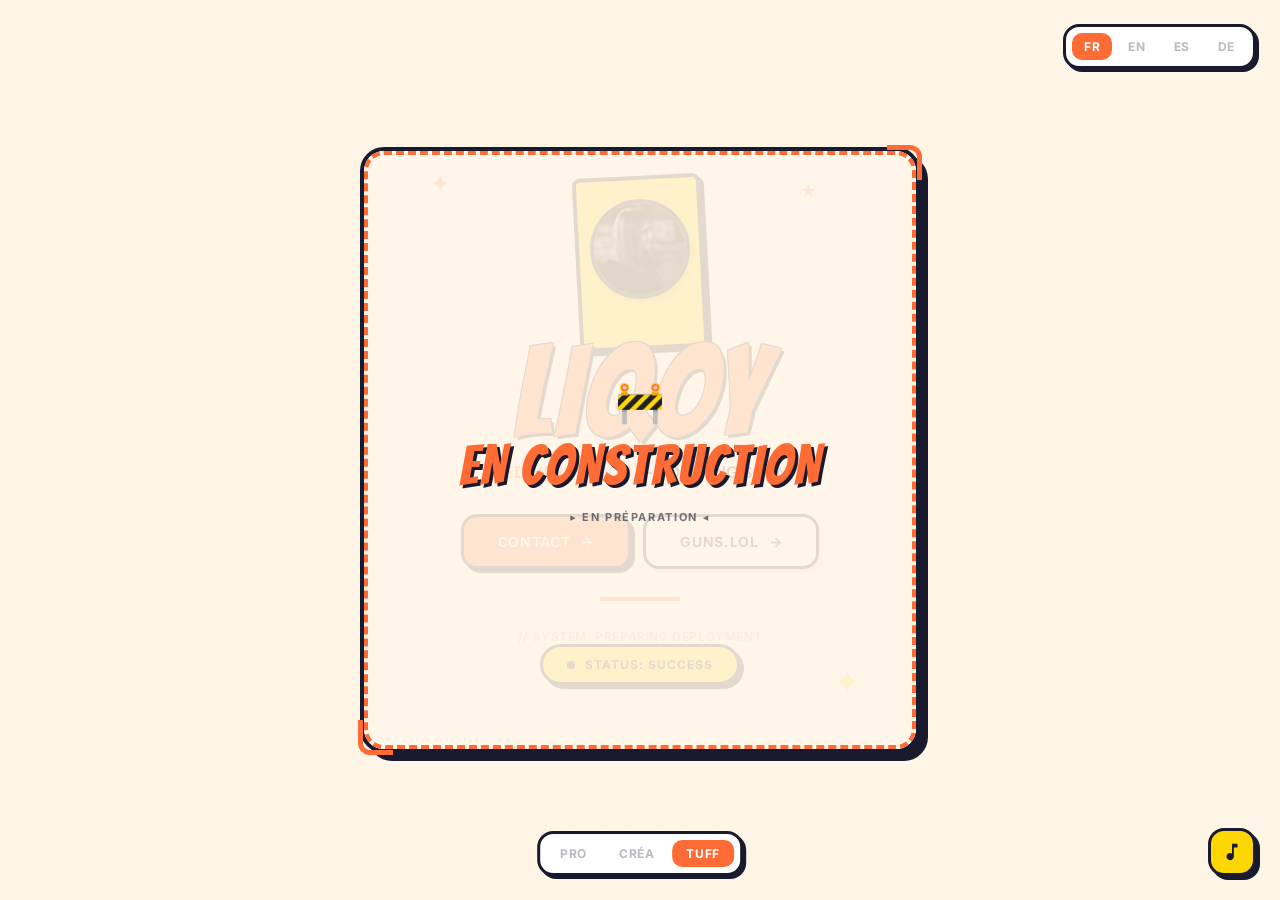
<file: theme3.html>
<!DOCTYPE html>
<html lang="fr">
<head>
  <meta charset="UTF-8" />
  <meta name="viewport" content="width=device-width, initial-scale=1.0" />
  <title>LIQOY — LOADING</title>
  <link href="https://fonts.googleapis.com/css2?family=Bangers&family=Inter:wght@300;400;500;600;700;800;900&display=swap" rel="stylesheet" />
  <style>
    * { margin: 0; padding: 0; box-sizing: border-box; }
    html { scroll-behavior: smooth; }

    body {
      font-family: 'Inter', system-ui, sans-serif;
      background: #FFF5E6;
      color: #1a1a2e;
      min-height: 100vh;
      display: flex;
      flex-direction: column;
      align-items: center;
      justify-content: center;
      padding: 40px 24px;
      position: relative;
      overflow: hidden;
    }

    /* Halftone dot pattern */
    body::before {
      content: '';
      position: fixed;
      inset: 0;
      background-image: radial-gradient(circle, rgba(255,107,53,0.06) 1.5px, transparent 1.5px);
      background-size: 28px 28px;
      pointer-events: none;
      z-index: 0;
    }

    .container {
      max-width: 560px;
      width: 100%;
      text-align: center;
      position: relative;
      z-index: 2;
      background: #fff;
      border: 4px solid #1a1a2e;
      border-radius: 24px;
      padding: 48px 32px;
      box-shadow: 8px 8px 0 #1a1a2e;
      animation: bootIn 0.6s cubic-bezier(0.34,1.56,0.64,1) both;
    }
    @keyframes bootIn { from { opacity:0; transform:scale(0.85) rotate(-4deg); } to { opacity:1; transform:scale(1) rotate(0); } }

    .avatar {
      width: 100px; height: 100px;
      object-fit: cover;
      margin: 0 auto 28px;
      display: block;
      border: 4px solid #1a1a2e;
      border-radius: 50%;
      box-shadow: 5px 5px 0 rgba(26,26,46,0.12);
      transition: all 0.3s cubic-bezier(0.34,1.56,0.64,1);
    }
    .avatar:hover { transform: scale(1.12) rotate(-10deg); box-shadow: 8px 8px 0 rgba(26,26,46,0.18); }

    .status-line {
      display: inline-flex;
      align-items: center;
      gap: 10px;
      font-size: 12px;
      font-weight: 700;
      letter-spacing: 0.08em;
      text-transform: uppercase;
      color: #1a1a2e;
      margin-bottom: 16px;
      padding: 10px 24px;
      background: #FFD700;
      border: 3px solid #1a1a2e;
      border-radius: 100px;
      box-shadow: 4px 4px 0 #1a1a2e;
    }
    .status-dot {
      width: 8px; height: 8px;
      background: #1a1a2e;
      border-radius: 50%;
      animation: blink 1s step-end infinite;
    }
    @keyframes blink { 0%,100% { opacity:1; } 50% { opacity:0; } }

    /* Construction overlay */
    .overlay {
      position: absolute; inset: 0; z-index: 5;
      background: rgba(255,245,230,0.88);
      display: flex; flex-direction: column; align-items: center; justify-content: center;
      gap: 12px; border-radius: 20px;
      user-select: none;
      border: 4px dashed #FF6B35;
      animation: constrBorder 2s linear infinite;
    }
    @keyframes constrBorder { 0% { border-color: #FF6B35; } 50% { border-color: #1a1a2e; } 100% { border-color: #FF6B35; } }
    .overlay .constr-icon { font-size: 2.5rem; animation: constrSwing 1.5s ease-in-out infinite; }
    @keyframes constrSwing { 0%,100% { transform: rotate(-10deg); } 50% { transform: rotate(10deg); } }
    .overlay .constr-title { font-family: 'Bangers', cursive; font-size: clamp(2rem, 8vw, 3.5rem); color: #FF6B35; text-shadow: 3px 3px 0 #1a1a2e; letter-spacing: 0.04em; line-height: 1; }
    .overlay .constr-sub { font-size: 11px; color: #1a1a2e; font-weight: 700; text-transform: uppercase; letter-spacing: 0.15em; opacity: 0.6; margin-top: 4px; }

    /* Comic burst behind pseudo */
    .title-wrap {
      position: relative;
      display: inline-block;
      margin-bottom: 4px;
    }
    .title-wrap::before {
      content: '';
      position: absolute;
      top: 50%; left: 50%;
      width: 120%; height: 130%;
      transform: translate(-50%, -50%) rotate(-3deg);
      background: #FFD700;
      border: 4px solid #1a1a2e;
      border-radius: 8px;
      z-index: -1;
      box-shadow: 4px 4px 0 #1a1a2e;
      animation: burstPulse 2s ease-in-out infinite;
    }
    @keyframes burstPulse { 0%,100% { transform: translate(-50%,-50%) rotate(-3deg) scale(1); } 50% { transform: translate(-50%,-50%) rotate(-2deg) scale(1.04); } }

    /* Comic star decorations */
    .star {
      position: absolute;
      font-size: 1.5rem;
      user-select: none;
      pointer-events: none;
      animation: starFloat 3s ease-in-out infinite;
      color: #FF6B35;
    }
    @keyframes starFloat { 0%,100% { transform: translateY(0) rotate(0deg); } 50% { transform: translateY(-10px) rotate(20deg); } }

    /* Action corner lines */
    .container::after {
      content: '';
      position: absolute;
      top: -6px; right: -6px;
      width: 30px; height: 30px;
      border-top: 5px solid #FF6B35;
      border-right: 5px solid #FF6B35;
      border-radius: 0 12px 0 0;
    }
    .container::before {
      content: '';
      position: absolute;
      bottom: -6px; left: -6px;
      width: 30px; height: 30px;
      border-bottom: 5px solid #FF6B35;
      border-left: 5px solid #FF6B35;
      border-radius: 0 0 0 12px;
    }

    .pseudo {
      font-family: 'Bangers', cursive;
      font-size: clamp(5rem, 16vw, 8rem);
      font-weight: 400;
      line-height: 0.9;
      color: #FF6B35;
      text-transform: uppercase;
      letter-spacing: 0.02em;
      margin-bottom: 4px;
      text-shadow:
        3px 3px 0 #1a1a2e,
        -1px -1px 0 #1a1a2e,
        1px -1px 0 #1a1a2e,
        -1px 1px 0 #1a1a2e;
      animation: wobble 3s ease-in-out infinite;
    }
    @keyframes wobble {
      0%,100% { transform: rotate(0deg) scale(1); }
      25% { transform: rotate(-2deg) scale(1.02); }
      75% { transform: rotate(2deg) scale(1.02); }
    }

    .tagline {
      font-size: 1rem;
      color: #1a1a2e;
      font-weight: 600;
      max-width: 420px;
      margin: 12px auto 32px;
    }
    .tagline span {
      color: #FF6B35;
      display: inline-block;
      animation: pop 2s ease-in-out infinite;
    }
    @keyframes pop { 0%,100% { transform:scale(1); } 50% { transform:scale(1.08); } }

    .btn-row {
      display: flex;
      gap: 12px;
      flex-wrap: wrap;
      justify-content: center;
    }
    .btn {
      display: inline-flex;
      align-items: center;
      gap: 10px;
      padding: 16px 34px;
      font-size: 14px;
      font-weight: 700;
      letter-spacing: 0.05em;
      text-transform: uppercase;
      border: 3px solid #1a1a2e;
      border-radius: 16px;
      cursor: pointer;
      transition: all 0.2s cubic-bezier(0.34,1.56,0.64,1);
      text-decoration: none;
      font-family: 'Inter', sans-serif;
    }
    .btn:hover { transform: translateY(-4px) scale(1.04); }
    .btn:active { transform: scale(0.95); }

    .btn--primary {
      background: #FF6B35;
      color: #fff;
      box-shadow: 4px 4px 0 #1a1a2e;
    }
    .btn--primary:hover { box-shadow: 6px 6px 0 #1a1a2e; background: #ff8255; }

    .btn--outline {
      background: #fff;
      color: #1a1a2e;
      box-shadow: 4px 4px 0 rgba(26,26,46,0.1);
    }
    .btn--outline:hover { box-shadow: 6px 6px 0 rgba(26,26,46,0.15); }

    .btn__arrow {
      display: inline-block;
      transition: transform 0.2s;
    }
    .btn:hover .btn__arrow { transform: translateX(5px); }

    .divider {
      width: 80px;
      height: 4px;
      background: #FF6B35;
      border-radius: 999px;
      margin: 28px auto;
    }

    .footer-text {
      font-size: 12px;
      color: rgba(26,26,46,0.3);
      font-weight: 600;
      letter-spacing: 0.05em;
    }

    /* ─── Music Player ─── */
    .player {
      position: fixed; bottom: 24px; right: 24px; z-index: 20;
      display: flex; flex-direction: column; align-items: flex-end;
    }
    .player__toggle {
      width: 48px; height: 48px; min-width: 48px;
      border: 3px solid #1a1a2e; border-radius: 16px; cursor: pointer;
      background: #FFD700; color: #1a1a2e;
      box-shadow: 4px 4px 0 #1a1a2e;
      transition: all 0.2s cubic-bezier(0.34,1.56,0.64,1);
      display: flex; align-items: center; justify-content: center;
    }
    .player__toggle:hover { transform: translateY(-3px) scale(1.05); box-shadow: 6px 6px 0 #1a1a2e; }
    .player__toggle:active { transform: scale(0.92); }
    .player__toggle svg { width: 22px; height: 22px; }
    .player__card {
      position: absolute; bottom: 58px; right: 0;
      background: #fff;
      border: 3px solid #1a1a2e;
      border-radius: 20px;
      padding: 20px;
      box-shadow: 6px 6px 0 #1a1a2e;
      display: none; flex-direction: column; gap: 14px;
      width: 300px;
      max-width: calc(100vw - 48px);
      transform-origin: bottom right;
      transform-style: preserve-3d;
      will-change: transform;
      animation: cardIn 0.3s cubic-bezier(0.34,1.56,0.64,1);
      transition: box-shadow 0.2s, transform 0.15s cubic-bezier(0.22,1,0.36,1);
    }
    .player__card--open { display: flex; }
    @keyframes cardIn { from { opacity:0; transform:scale(0.85) translateY(10px) rotate(-3deg); } to { opacity:1; transform:scale(1) translateY(0) rotate(0); } }
    .player__head { display: flex; gap: 16px; align-items: center; }
    .player__cover { width: 62px; height: 62px; border-radius: 14px; object-fit: cover; flex-shrink: 0; border: 3px solid #FF6B35; transition: transform 0.3s ease; }
    .player__cover:hover { transform: scale(1.08) rotate(-5deg); }
    .player__cover--playing { animation: coverBounce 1s ease-in-out infinite; }
    @keyframes coverBounce { 0%,100% { transform:scale(1) rotate(0); } 50% { transform:scale(1.05) rotate(-4deg); } }
    .player__meta { flex: 1; min-width: 0; }
    .player__title { font-size: 15px; font-weight: 700; color: #1a1a2e; white-space: nowrap; overflow: hidden; text-overflow: ellipsis; }
    .player__artist { font-size: 13px; color: rgba(26,26,46,0.4); margin-top: 3px; white-space: nowrap; overflow: hidden; text-overflow: ellipsis; font-weight: 600; }
    .player__progress { display: flex; flex-direction: column; gap: 6px; }
    .player__bar {
      width: 100%; height: 10px; -webkit-appearance: none; appearance: none;
      border-radius: 999px; outline: none; cursor: pointer;
      background: rgba(26,26,46,0.08);
      border: 2px solid #1a1a2e;
    }
    .player__bar::-webkit-slider-thumb {
      -webkit-appearance: none; width: 20px; height: 20px;
      border-radius: 999px; background: #FF6B35; cursor: pointer;
      border: 3px solid #1a1a2e;
      box-shadow: 2px 2px 0 #1a1a2e;
    }
    .player__times { display: flex; justify-content: space-between; font-size: 12px; color: rgba(26,26,46,0.3); font-weight: 700; }
    .player__actions { display: flex; align-items: center; gap: 8px; }
    .player__btn {
      width: 44px; height: 44px; min-width: 44px;
      border: 3px solid #1a1a2e; border-radius: 14px; cursor: pointer;
      display: flex; align-items: center; justify-content: center;
      background: #fff; color: #1a1a2e;
      transition: all 0.2s cubic-bezier(0.34,1.56,0.64,1);
    }
    .player__btn:hover { background: #FFD700; transform: translateY(-2px) scale(1.05); }
    .player__btn:active { transform: scale(0.90); }
    .player__btn svg { width: 18px; height: 18px; }
    .player__btn--play { width: 48px; height: 48px; min-width: 48px; background: #FF6B35; color: #fff; box-shadow: 3px 3px 0 #1a1a2e; }
    .player__btn--play:hover { background: #ff8255; transform: translateY(-3px) scale(1.06); box-shadow: 4px 4px 0 #1a1a2e; }
    .player__btn--play:active { transform: scale(0.90); }
    .player__volume { flex: 1; display: flex; align-items: center; gap: 8px; margin-left: 6px; }
    .player__vol-icon { color: rgba(26,26,46,0.3); display: flex; align-items: center; }
    .player__vol-icon svg { width: 16px; height: 16px; }
    .player__vol {
      width: 100%; height: 10px; -webkit-appearance: none; appearance: none;
      border-radius: 999px; outline: none; cursor: pointer;
      background: rgba(26,26,46,0.08); border: 2px solid #1a1a2e;
    }
    .player__vol::-webkit-slider-thumb {
      -webkit-appearance: none; width: 20px; height: 20px;
      border-radius: 999px; background: #1a1a2e; cursor: pointer; border: none;
      box-shadow: 2px 2px 0 rgba(26,26,46,0.2);
    }
    @media (max-width: 540px) {
      .player { right: 12px; bottom: 12px; }
      .player__card { width: calc(100vw - 24px); right: 0; }
      .player__toggle { width: 52px; height: 52px; min-width: 52px; border-radius: 18px; }
      .player__toggle svg { width: 24px; height: 24px; }
      .player__btn--play { width: 52px; height: 52px; min-width: 52px; }
      .player__vol { width: 80px; min-width: 60px; }
    }

    /* ─── Language ─── */
    .lang-switch {
      position: fixed;
      top: 24px;
      right: 24px;
      display: flex;
      gap: 4px;
      padding: 6px;
      background: #fff;
      border: 3px solid #1a1a2e;
      border-radius: 16px;
      box-shadow: 3px 3px 0 #1a1a2e;
      z-index: 10;
    }
    .lang-btn {
      padding: 6px 12px;
      border: none;
      font-size: 12px;
      font-weight: 700;
      cursor: pointer;
      transition: all 0.15s;
      color: rgba(26,26,46,0.3);
      background: transparent;
      font-family: 'Inter', sans-serif;
      border-radius: 10px;
      text-transform: uppercase;
      letter-spacing: 0.05em;
    }
    .lang-btn:hover { color: #1a1a2e; background: rgba(255,107,53,0.06); }
    .lang-btn--active { background: #FF6B35; color: #fff; }
    .lang-btn--active:hover { background: #FF6B35; color: #fff; }

    /* ─── Theme ─── */
    .theme-switch {
      position: fixed;
      bottom: 24px;
      left: 50%;
      transform: translateX(-50%);
      display: flex;
      gap: 4px;
      padding: 6px;
      background: #fff;
      border: 3px solid #1a1a2e;
      border-radius: 16px;
      box-shadow: 3px 3px 0 #1a1a2e;
      z-index: 10;
    }
    .theme-btn {
      padding: 6px 14px;
      border: none;
      font-size: 12px;
      font-weight: 700;
      cursor: pointer;
      transition: all 0.15s;
      color: rgba(26,26,46,0.3);
      background: transparent;
      font-family: 'Inter', sans-serif;
      border-radius: 10px;
      text-decoration: none;
      text-transform: uppercase;
      letter-spacing: 0.05em;
    }
    .theme-btn:hover { color: #1a1a2e; background: rgba(255,107,53,0.06); }
    .theme-btn--active { background: #FF6B35; color: #fff; }
    .theme-btn--active:hover { background: #FF6B35; color: #fff; }
    @media (max-width: 480px) {
      body { padding: 24px 12px; }
      .container { padding: 28px 16px; }
      .pseudo { font-size: clamp(3.5rem, 14vw, 5rem); }
      .tagline { font-size: 0.85rem; }
      .btn { padding: 12px 20px; font-size: 12px; }
      .lang-switch { top: 12px; right: 12px; padding: 4px; gap: 2px; }
      .lang-btn { padding: 4px 8px; font-size: 10px; }
      .theme-switch { bottom: 12px; padding: 4px; gap: 2px; }
      .theme-btn { padding: 4px 10px; font-size: 10px; }
    }
  </style>
</head>
  <body>
    <div class="container">
      <div class="overlay">
        <span class="constr-icon">🚧</span>
        <span class="constr-title" id="constrTitle">EN CONSTRUCTION</span>
        <span class="constr-sub" id="constrSub">▸ EN PRÉPARATION ◂</span>
      </div>
      <span class="star" style="top:3%;left:12%;">✦</span>
      <span class="star" style="top:5%;right:18%;font-size:1rem;color:#FF6B35;animation-delay:-0.5s;">★</span>
      <span class="star" style="bottom:8%;right:10%;font-size:2rem;animation-delay:-1.5s;color:#FFD700;">✦</span>
      <div class="title-wrap">
        <img src="./logo.ico" alt="LIQOY" class="avatar" />
      </div>
      <h1 class="pseudo">LIQOY</h1>
      <p class="tagline" id="tagline">
        <span>BEDWARS</span> / <span>TECH</span> — COMMING SOON
      </p>
    <div class="btn-row">
      <a href="mailto:liqoymc@gmail.com" class="btn btn--primary" id="btnContact">
        CONTACT
        <span class="btn__arrow">→</span>
      </a>
      <a href="https://guns.lol/liqoy" target="_blank" rel="noopener" class="btn btn--outline" id="btnGuns">
        GUNS.LOL
        <span class="btn__arrow">→</span>
      </a>
    </div>
    <div class="divider"></div>
    <p class="footer-text" id="footerText">// SYSTEM: PREPARING DEPLOYMENT</p>
    <div class="status-line">
      <span class="status-dot"></span>
      <span id="statusText">STATUS: SUCCESS</span>
    </div>
  </div>

  <nav class="lang-switch">
    <button class="lang-btn lang-btn--active" data-lang="fr">FR</button>
    <button class="lang-btn" data-lang="en">EN</button>
    <button class="lang-btn" data-lang="es">ES</button>
    <button class="lang-btn" data-lang="de">DE</button>
  </nav>

  <nav class="theme-switch">
    <a href="./index.html" class="theme-btn">Pro</a>
    <a href="./theme2.html" class="theme-btn">Créa</a>
    <a href="./theme3.html" class="theme-btn theme-btn--active">Tuff</a>
  </nav>

  <div class="player" id="player">
    <button class="player__toggle" id="playerToggle">
      <svg viewBox="0 0 24 24" fill="#1a1a2e"><path d="M12 3v10.55c-.59-.34-1.27-.55-2-.55-2.21 0-4 1.79-4 4s1.79 4 4 4 4-1.79 4-4V7h4V3h-6z"/></svg>
    </button>
    <div class="player__card" id="playerCard">
      <div class="player__head">
        <img class="player__cover" id="playerCover" src="" alt="" />
        <div class="player__meta">
          <p class="player__title" id="playerTitle">Titre</p>
          <p class="player__artist" id="playerArtist">Artiste</p>
        </div>
      </div>
      <div class="player__progress">
        <input type="range" class="player__bar" id="playerProgress" min="0" max="100" value="0" step="0.1" />
        <div class="player__times">
          <span id="playerCurrent">0:00</span>
          <span id="playerTotal">0:00</span>
        </div>
      </div>
      <div class="player__actions">
        <button class="player__btn" id="playerPrev">
          <svg viewBox="0 0 24 24" fill="#1a1a2e"><path d="M6 6h2v12H6zm3.5 6l8.5 6V6z"/></svg>
        </button>
        <button class="player__btn player__btn--play" id="playerPlay">
          <svg viewBox="0 0 24 24"><path d="M8 5v14l11-7z" fill="#fff"/></svg>
        </button>
        <button class="player__btn" id="playerNext">
          <svg viewBox="0 0 24 24" fill="#1a1a2e"><path d="M6 18l8.5-6L6 6v12zM16 6v12h2V6h-2z"/></svg>
        </button>
        <div class="player__volume">
          <span class="player__vol-icon">
            <svg viewBox="0 0 24 24" fill="#1a1a2e"><path d="M3 9v6h4l5 5V4L7 9H3zm13.5 3c0-1.77-1.02-3.29-2.5-4.03v8.05c1.48-.73 2.5-2.25 2.5-4.02z"/></svg>
          </span>
          <input type="range" class="player__vol" id="playerVolume" min="0" max="1" step="0.01" value="0.7" />
        </div>
      </div>
    </div>
    <audio id="audioPlayer" preload="metadata"></audio>
  </div>

  <script>
    const translations = {
      fr: {
        constrTitle: 'EN CONSTRUCTION',
        constrSub: '▸ EN PRÉPARATION ◂',
        status: 'STATUT: SUCCÈS',
        tagline: '<span>BEDWARS</span> / <span>TECH</span> — BIENTÔT',
        btnContact: 'CONTACT',
        btnGuns: 'GUNS.LOL',
        footerText: '// SYSTÈME: PRÉPARATION EN COURS'
      },
      en: {
        constrTitle: 'UNDER CONSTRUCTION',
        constrSub: '▸ IN PROGRESS ◂',
        status: 'STATUS: SUCCESS',
        tagline: '<span>BEDWARS</span> / <span>TECH</span> — COMMING SOON',
        btnContact: 'CONTACT',
        btnGuns: 'GUNS.LOL',
        footerText: '// SYSTEM: PREPARING DEPLOYMENT'
      },
      es: {
        constrTitle: 'EN CONSTRUCCIÓN',
        constrSub: '▸ EN PREPARACIÓN ◂',
        status: 'ESTADO: ÉXITO',
        tagline: '<span>BEDWARS</span> / <span>TECH</span> — PRÓXIMAMENTE',
        btnContact: 'CONTACTO',
        btnGuns: 'GUNS.LOL',
        footerText: '// SISTEMA: PREPARANDO DESPLIEGUE'
      },
      de: {
        constrTitle: 'IN BEARBEITUNG',
        constrSub: '▸ IN VORBEREITUNG ◂',
        status: 'STATUS: ERFOLG',
        tagline: '<span>BEDWARS</span> / <span>TECH</span> — DEMNÄCHST',
        btnContact: 'KONTAKT',
        btnGuns: 'GUNS.LOL',
        footerText: '// SYSTEM: VORBEREITUNG LÄUFT'
      }
    };

    function applyLang(lang) {
      const t = translations[lang];
      document.getElementById('constrTitle').textContent = t.constrTitle;
      document.getElementById('constrSub').textContent = t.constrSub;
      document.getElementById('statusText').textContent = t.status;
      document.getElementById('tagline').innerHTML = t.tagline;
      document.getElementById('btnContact').innerHTML = t.btnContact + ' <span class="btn__arrow">→</span>';
      document.getElementById('btnGuns').innerHTML = t.btnGuns + ' <span class="btn__arrow">→</span>';
      document.getElementById('footerText').textContent = t.footerText;
      document.querySelectorAll('.lang-btn').forEach(b => b.classList.remove('lang-btn--active'));
      document.querySelector('.lang-btn[data-lang="'+lang+'"]').classList.add('lang-btn--active');
      localStorage.setItem('liqoyLang', lang);
    }

    document.querySelectorAll('.lang-btn').forEach(btn => {
      btn.addEventListener('click', () => applyLang(btn.dataset.lang));
    });
    if (localStorage.getItem('liqoyLang')) applyLang(localStorage.getItem('liqoyLang'));

    const songs = [
      { title: 'The Sweet Escape', artist: 'Gwen Stefani', cover: './music/music 1/SpotiMate.io - The Sweet Escape - Gwen Stefani.jpg', src: './music/music 1/SpotiMate.io - The Sweet Escape - Gwen Stefani.mp3' },
      { title: 'Confident', artist: 'Justin Bieber', cover: './music/music 2/SpotiMate.io - Confident - Justin Bieber.jpg', src: './music/music 2/SpotiMate.io - Confident - Justin Bieber.mp3' },
      { title: 'greedy', artist: 'Tate McRae', cover: './music/music 3/SpotiMate.io - greedy - Tate McRae.jpg', src: './music/music 3/SpotiMate.io - greedy - Tate McRae.mp3' },
      { title: 'One Kiss (with Dua Lipa)', artist: 'Calvin Harris', cover: './music/music 4/SpotiMate.io - One Kiss _with Dua Lipa_ - Calvin Harris.jpg', src: './music/music 4/SpotiMate.io - One Kiss _with Dua Lipa_ - Calvin Harris.mp3' },
      { title: 'S&M', artist: 'Rihanna', cover: './music/music 5/SpotiMate.io - S_M - Rihanna.jpg', src: './music/music 5/SpotiMate.io - S_M - Rihanna.mp3' }
    ];
    let currentSong = 0;
    let isPlaying = false;
    const audio = document.getElementById('audioPlayer');
    const playBtn = document.getElementById('playerPlay');
    const prevBtn = document.getElementById('playerPrev');
    const nextBtn = document.getElementById('playerNext');
    const toggleBtn = document.getElementById('playerToggle');
    const card = document.getElementById('playerCard');
    const coverImg = document.getElementById('playerCover');
    const titleEl = document.getElementById('playerTitle');
    const artistEl = document.getElementById('playerArtist');
    const progBar = document.getElementById('playerProgress');
    const volBar = document.getElementById('playerVolume');
    const timeCur = document.getElementById('playerCurrent');
    const timeTot = document.getElementById('playerTotal');

    function fmt(t) { const m = Math.floor(t/60); const s = Math.floor(t%60); return m+':'+(s<10?'0':'')+s; }

    function loadSong(i) {
      const s = songs[i]; currentSong = i;
      coverImg.src = s.cover; titleEl.textContent = s.title; artistEl.textContent = s.artist;
      audio.src = s.src; audio.load();
    }

    function togglePlay() {
      if (audio.paused) { audio.play().catch(function() { isPlaying = false; updatePlayBtn(); }); }
      else { audio.pause(); }
    }

    function updatePlayBtn() {
      const svg = audio.paused
        ? '<svg viewBox="0 0 24 24"><path d="M8 5v14l11-7z" fill="#fff"/></svg>'
        : '<svg viewBox="0 0 24 24"><path d="M6 4h4v16H6zM14 4h4v16h-4z" fill="#fff"/></svg>';
      playBtn.innerHTML = svg;
    }

    function nextSong() { loadSong((currentSong+1)%songs.length); if (isPlaying) { audio.play().catch(function() { isPlaying = false; updatePlayBtn(); }); } else { updatePlayBtn(); } }
    function prevSong() { loadSong((currentSong-1+songs.length)%songs.length); if (isPlaying) { audio.play().catch(function() { isPlaying = false; updatePlayBtn(); }); } else { updatePlayBtn(); } }

    document.addEventListener('click', function firstPlay(e) {
      if (!e.target.closest('.player') && audio.src) {
        var p = audio.play();
        if (p && p.then) { p.then(function() { audio.pause(); }).catch(function() {}); }
      }
      document.removeEventListener('click', firstPlay);
    }, { once: true });

    audio.addEventListener('loadedmetadata', function() {
      timeTot.textContent = fmt(audio.duration);
      progBar.max = audio.duration;
    });

    audio.addEventListener('timeupdate', function() {
      progBar.value = audio.currentTime;
      timeCur.textContent = fmt(audio.currentTime);
      progBar.style.background = 'linear-gradient(to right, #FF6B35 '+(progBar.value/progBar.max*100)+'%, rgba(26,26,46,0.08) '+(progBar.value/progBar.max*100)+'%)';
    });

    audio.addEventListener('play', function() { isPlaying = true; updatePlayBtn(); coverImg.classList.add('player__cover--playing'); });
    audio.addEventListener('pause', function() { isPlaying = false; updatePlayBtn(); coverImg.classList.remove('player__cover--playing'); });
    audio.addEventListener('ended', function() { updatePlayBtn(); coverImg.classList.remove('player__cover--playing'); nextSong(); });

    progBar.addEventListener('input', function() { audio.currentTime = this.value; });
    volBar.addEventListener('input', function() { audio.volume = this.value; });

    // Restore music state across themes (localStorage)
    (function() {
      const ss = localStorage.getItem('liqoySong'), st = localStorage.getItem('liqoyTime');
      const sp = localStorage.getItem('liqoyPlaying'), sv = localStorage.getItem('liqoyVolume');
      if (ss !== null) {
        loadSong(parseInt(ss));
        if (sv !== null) { audio.volume = parseFloat(sv); volBar.value = parseFloat(sv); }
        if (st !== null) {
          audio.addEventListener('loadedmetadata', function() {
            audio.currentTime = Math.min(parseFloat(st), audio.duration || 0);
            if (sp === '1') audio.play().catch(function() { isPlaying = false; updatePlayBtn(); });
          }, { once: true });
        }
      } else { loadSong(0); }
    })();
    playBtn.addEventListener('click', togglePlay);
    nextBtn.addEventListener('click', nextSong);
    prevBtn.addEventListener('click', prevSong);
    toggleBtn.addEventListener('click', function() { card.classList.toggle('player__card--open'); });
    // 3D tilt effect on card (skips interactive children to prevent cursor flicker)
    var tiltRAF = null;
    card.addEventListener('mousemove', function(e) {
      if (e.target.closest('button,input,a')) { return; }
      if (tiltRAF) { cancelAnimationFrame(tiltRAF); }
      var el = this;
      tiltRAF = requestAnimationFrame(function() {
        var rect = el.getBoundingClientRect();
        var x = (e.clientX - rect.left) / rect.width;
        var y = (e.clientY - rect.top) / rect.height;
        el.style.transform = 'perspective(600px) rotateX('+((y-0.5)*14)+'deg) rotateY('+((0.5-x)*14)+'deg)';
        tiltRAF = null;
      });
    });
    card.addEventListener('mouseleave', function() {
      if (tiltRAF) { cancelAnimationFrame(tiltRAF); tiltRAF = null; }
      this.style.transform = '';
    });
    // Save music state on page leave (cross-theme)
    window.addEventListener('beforeunload', function() {
      localStorage.setItem('liqoySong', currentSong);
      localStorage.setItem('liqoyTime', audio.currentTime);
      localStorage.setItem('liqoyPlaying', isPlaying ? '1' : '0');
      localStorage.setItem('liqoyVolume', audio.volume);
    });
  </script>
</body>
</html>
</file>
